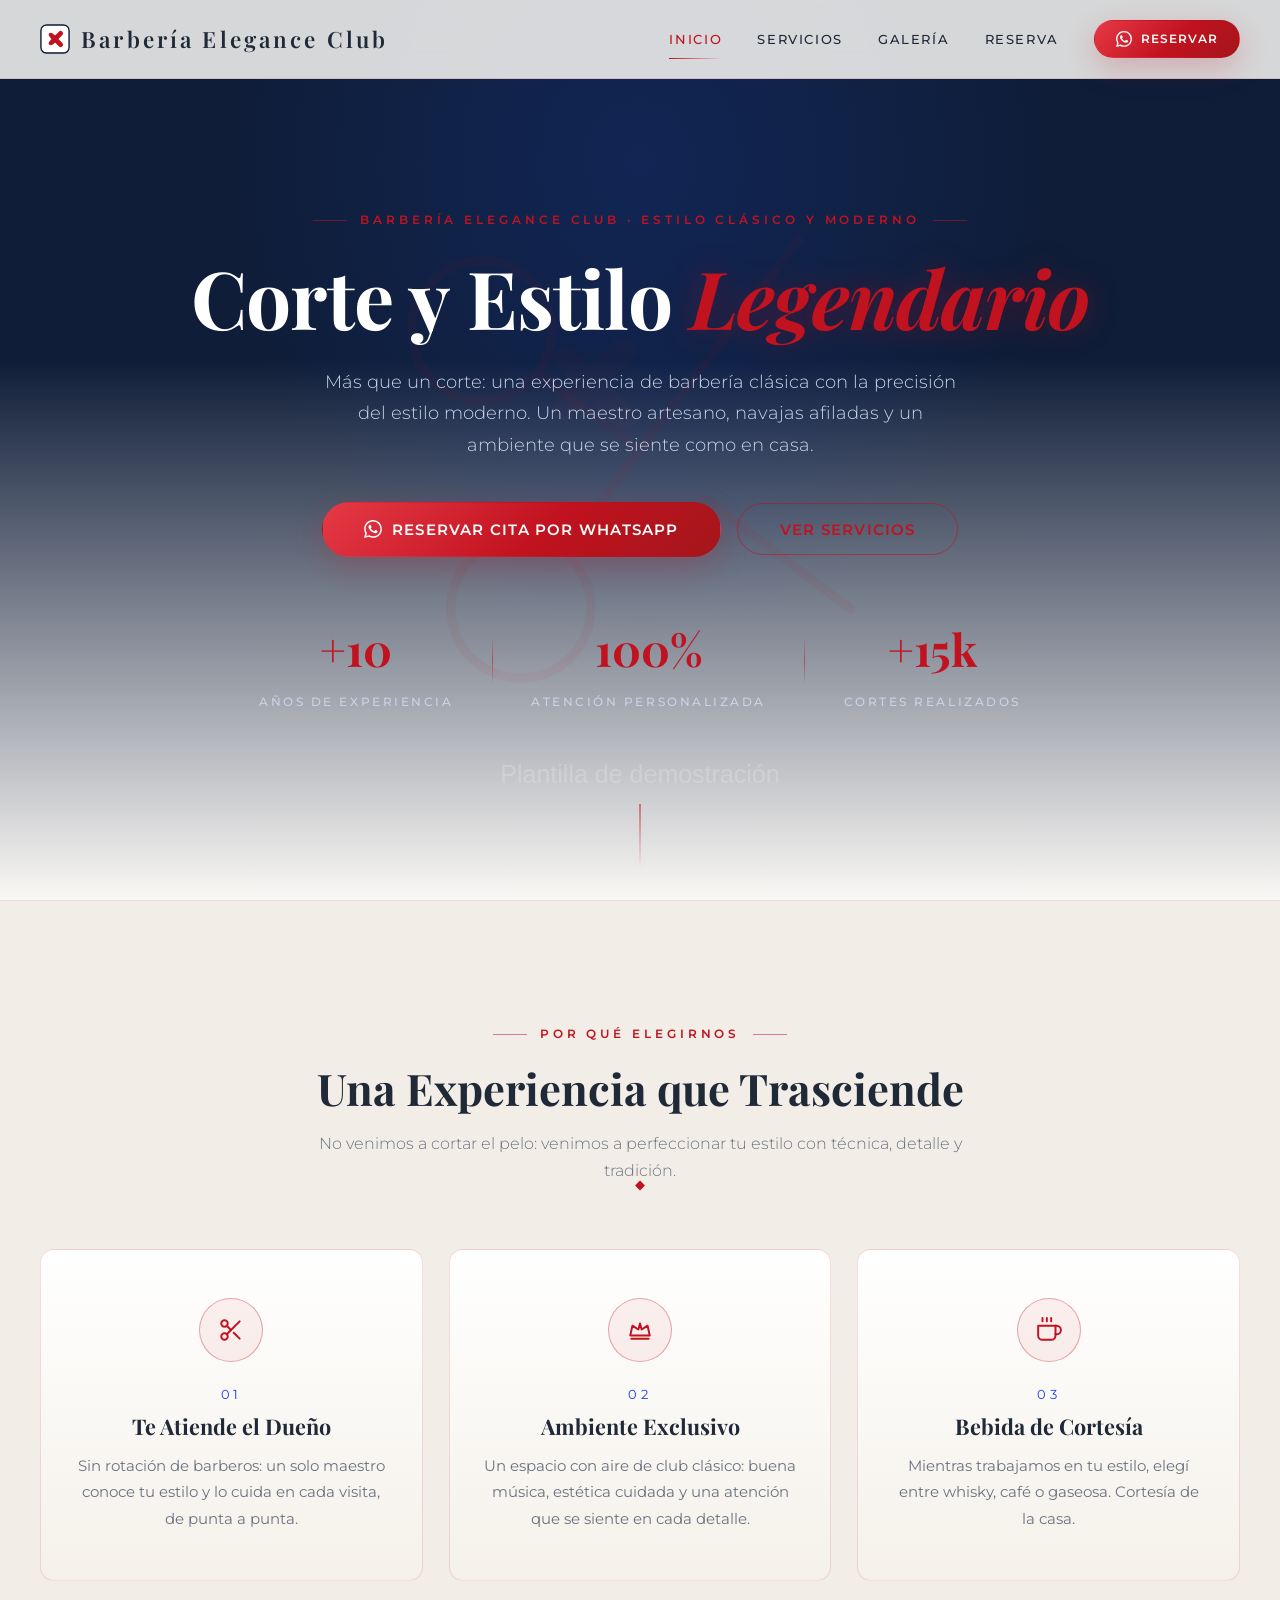
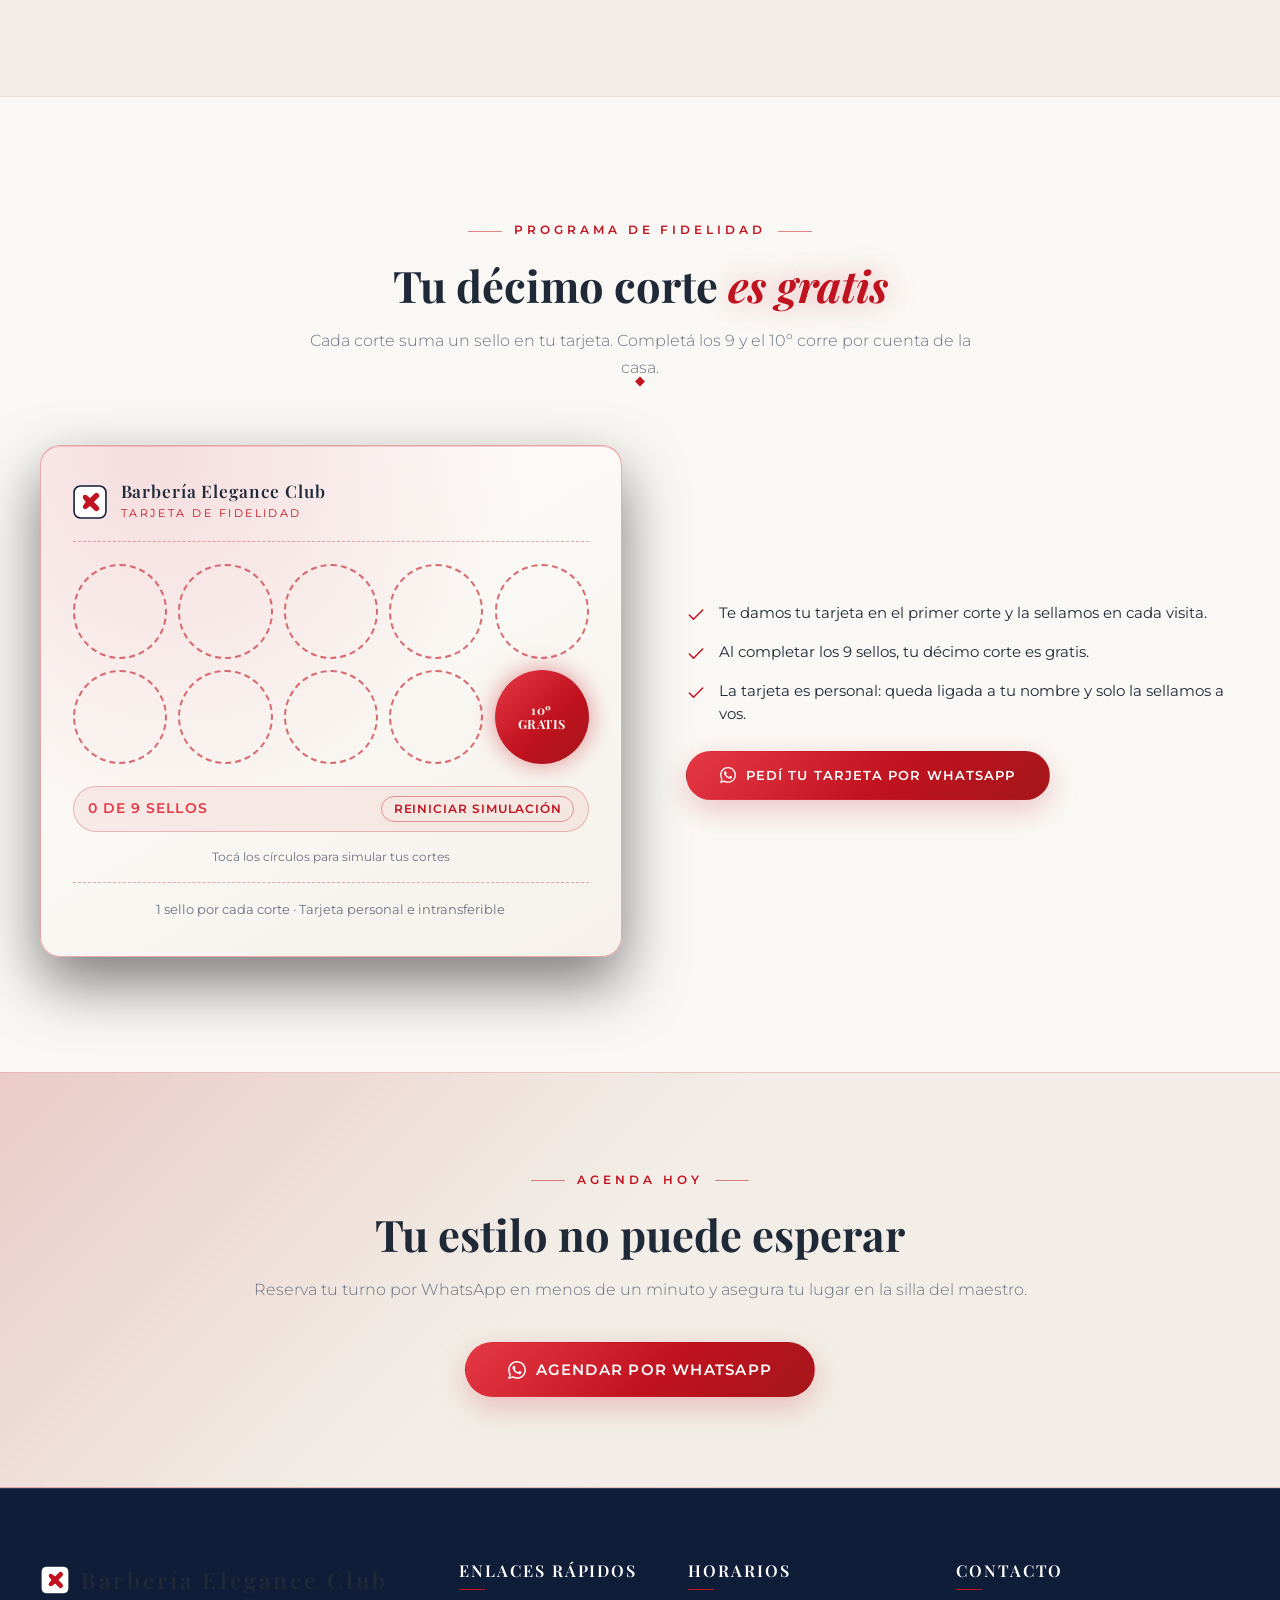
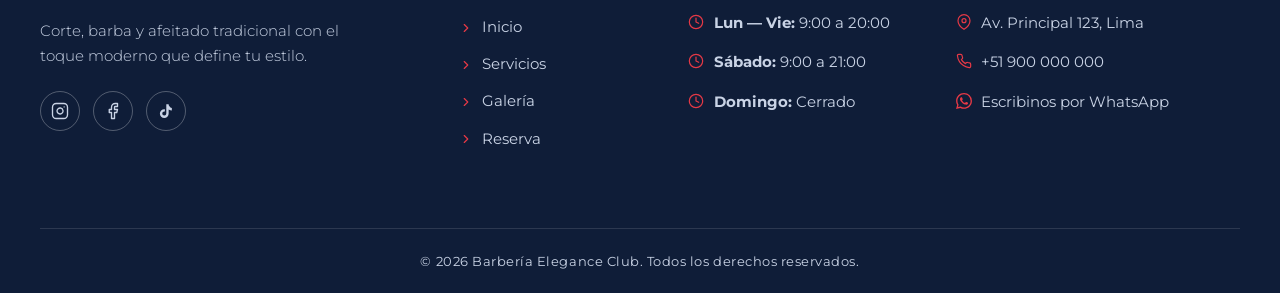
<file: index.html>
<!DOCTYPE html>
<html lang="es">
<head>
  <meta charset="UTF-8" />
  <meta name="viewport" content="width=device-width, initial-scale=1.0" />
  <meta name="theme-color" content="#FAF8F5" />
  <meta name="description" content="Barbería Elegance Club: barbería premium de estilo clásico y moderno. Cortes, fades, arreglo de barba y afeitado tradicional con toallas calientes. Reserva tu turno por WhatsApp." />

  <title>Barbería Elegance Club — Corte y Estilo Legendario</title>

  <!-- Favicon -->
  <link rel="icon" type="image/svg+xml" href="assets/placeholders/favicon.svg" />

  <!-- Tipografías: Playfair Display (títulos) + Montserrat (cuerpo) -->
  <link rel="preconnect" href="https://fonts.googleapis.com" />
  <link rel="preconnect" href="https://fonts.gstatic.com" crossorigin />
  <link href="https://fonts.googleapis.com/css2?family=Montserrat:ital,wght@0,300;0,400;0,500;0,600;0,700;1,400&family=Playfair+Display:ital,wght@0,500;0,600;0,700;0,800;1,500;1,600;1,700&display=swap" rel="stylesheet" />

  <link rel="stylesheet" href="styles.css" />
</head>

<body>
  <a class="skip-link" href="#main">Saltar al contenido</a>

  <!-- ================= HEADER GLOBAL ================= -->
  <header class="site-header">
    <div class="container header-inner">
      <a class="brand" href="index.html" aria-label="Barbería Elegance Club — Inicio">
        <img class="brand-icon" src="assets/placeholders/logo.svg" alt="Barbería Elegance Club" width="30" height="30" />
        <span class="brand-name">Barbería Elegance Club</span>
      </a>

      <input type="checkbox" id="nav-toggle" class="nav-toggle" aria-hidden="true" tabindex="-1" />
      <label for="nav-toggle" class="hamburger" aria-label="Abrir o cerrar menú">
        <span></span>
        <span></span>
        <span></span>
      </label>

      <nav class="nav-menu" aria-label="Navegación principal">
        <ul class="nav-list">
          <li><a class="nav-link active" href="index.html" aria-current="page">Inicio</a></li>
          <li><a class="nav-link" href="servicios.html">Servicios</a></li>
          <li><a class="nav-link" href="galeria.html">Galería</a></li>
          <li><a class="nav-link" href="reserva.html">Reserva</a></li>
          <li class="nav-cta">
            <a class="btn btn-gold btn-sm whatsapp-pulse" href="https://wa.me/51900000000?text=Hola%2C%20quiero%20reservar%20una%20cita%20en%20la%20barber%C3%ADa." target="_blank" rel="noopener">
              <svg width="16" height="16" viewBox="0 0 24 24" fill="currentColor" aria-hidden="true">
                <path d="M17.472 14.382c-.297-.149-1.758-.867-2.03-.967-.273-.099-.471-.148-.67.15-.197.297-.767.966-.94 1.164-.173.199-.347.223-.644.075-.297-.15-1.255-.463-2.39-1.475-.883-.788-1.48-1.761-1.653-2.059-.173-.297-.018-.458.13-.606.134-.133.298-.347.446-.52.149-.174.198-.298.298-.497.099-.198.05-.371-.025-.52-.075-.149-.669-1.612-.916-2.207-.242-.579-.487-.5-.669-.51-.173-.008-.371-.01-.57-.01-.198 0-.52.074-.792.372-.272.297-1.04 1.016-1.04 2.479 0 1.462 1.065 2.875 1.213 3.074.149.198 2.096 3.2 5.077 4.487.709.306 1.262.489 1.694.625.712.227 1.36.195 1.871.118.571-.085 1.758-.719 2.006-1.413.248-.694.248-1.289.173-1.413-.074-.124-.272-.198-.57-.347m-5.421 7.403h-.004a9.87 9.87 0 01-5.031-1.378l-.361-.214-3.741.982.998-3.648-.235-.374a9.86 9.86 0 01-1.51-5.26c.001-5.45 4.436-9.884 9.888-9.884 2.64 0 5.122 1.03 6.988 2.898a9.825 9.825 0 012.893 6.994c-.003 5.45-4.437 9.884-9.885 9.884m8.413-18.297A11.815 11.815 0 0012.05 0C5.495 0 .16 5.335.157 11.892c0 2.096.547 4.142 1.588 5.945L.057 24l6.305-1.654a11.882 11.882 0 005.683 1.448h.005c6.554 0 11.89-5.335 11.893-11.893a11.821 11.821 0 00-3.48-8.413z"></path>
              </svg>
              Reservar
            </a>
          </li>
        </ul>
      </nav>
    </div>
  </header>

  <main id="main">
    <!-- ================= HERO ================= -->
    <section class="hero" aria-label="Presentación">
      <!-- Marca de agua decorativa -->
      <svg class="hero-watermark" viewBox="0 0 24 24" fill="none" stroke="currentColor" stroke-width="0.4" stroke-linecap="round" stroke-linejoin="round" aria-hidden="true">
        <circle cx="6" cy="6" r="3"></circle>
        <circle cx="6" cy="18" r="3"></circle>
        <line x1="20" y1="4" x2="8.12" y2="15.88"></line>
        <line x1="14.47" y1="14.48" x2="20" y2="20"></line>
        <line x1="8.12" y1="8.12" x2="12" y2="12"></line>
      </svg>

      <div class="hero-content container">
        <p class="eyebrow hero-eyebrow">Barbería Elegance Club · Estilo Clásico y Moderno</p>
        <h1 class="hero-title">Corte y Estilo <span class="gold-text gold-italic">Legendario</span></h1>
        <p class="hero-subtitle">
          Más que un corte: una experiencia de barbería clásica con la precisión del estilo moderno.
          Un maestro artesano, navajas afiladas y un ambiente que se siente como en casa.
        </p>

        <div class="hero-actions">
          <a class="btn btn-gold btn-lg whatsapp-pulse" href="https://wa.me/51900000000?text=Hola%2C%20quiero%20reservar%20una%20cita%20en%20la%20barber%C3%ADa." target="_blank" rel="noopener">
            <svg width="18" height="18" viewBox="0 0 24 24" fill="currentColor" aria-hidden="true">
              <path d="M17.472 14.382c-.297-.149-1.758-.867-2.03-.967-.273-.099-.471-.148-.67.15-.197.297-.767.966-.94 1.164-.173.199-.347.223-.644.075-.297-.15-1.255-.463-2.39-1.475-.883-.788-1.48-1.761-1.653-2.059-.173-.297-.018-.458.13-.606.134-.133.298-.347.446-.52.149-.174.198-.298.298-.497.099-.198.05-.371-.025-.52-.075-.149-.669-1.612-.916-2.207-.242-.579-.487-.5-.669-.51-.173-.008-.371-.01-.57-.01-.198 0-.52.074-.792.372-.272.297-1.04 1.016-1.04 2.479 0 1.462 1.065 2.875 1.213 3.074.149.198 2.096 3.2 5.077 4.487.709.306 1.262.489 1.694.625.712.227 1.36.195 1.871.118.571-.085 1.758-.719 2.006-1.413.248-.694.248-1.289.173-1.413-.074-.124-.272-.198-.57-.347m-5.421 7.403h-.004a9.87 9.87 0 01-5.031-1.378l-.361-.214-3.741.982.998-3.648-.235-.374a9.86 9.86 0 01-1.51-5.26c.001-5.45 4.436-9.884 9.888-9.884 2.64 0 5.122 1.03 6.988 2.898a9.825 9.825 0 012.893 6.994c-.003 5.45-4.437 9.884-9.885 9.884m8.413-18.297A11.815 11.815 0 0012.05 0C5.495 0 .16 5.335.157 11.892c0 2.096.547 4.142 1.588 5.945L.057 24l6.305-1.654a11.882 11.882 0 005.683 1.448h.005c6.554 0 11.89-5.335 11.893-11.893a11.821 11.821 0 00-3.48-8.413z"></path>
            </svg>
            Reservar Cita por WhatsApp
          </a>
          <a class="btn btn-outline btn-lg" href="servicios.html">Ver Servicios</a>
        </div>

        <div class="hero-stats">
          <div class="stat">
            <span class="stat-value">+10</span>
            <span class="stat-label">Años de Experiencia</span>
          </div>
          <span class="stat-divider" aria-hidden="true"></span>
          <div class="stat">
            <span class="stat-value">100%</span>
            <span class="stat-label">Atención Personalizada</span>
          </div>
          <span class="stat-divider" aria-hidden="true"></span>
          <div class="stat">
            <span class="stat-value">+15k</span>
            <span class="stat-label">Cortes Realizados</span>
          </div>
        </div>
      </div>

      <a class="scroll-indicator" href="#destacados" aria-label="Bajar a la sección de destacados">
        <span class="scroll-line"></span>
      </a>
    </section>

    <!-- ================= DESTACADOS ================= -->
    <section class="section section-alt" id="destacados">
      <div class="container">
        <div class="section-header">
          <p class="eyebrow">Por Qué Elegirnos</p>
          <h2 class="section-title">Una Experiencia que Trasciende</h2>
          <p class="section-sub">
            No venimos a cortar el pelo: venimos a perfeccionar tu estilo con técnica, detalle y tradición.
          </p>
          <span class="divider" aria-hidden="true"></span>
        </div>

        <div class="features-grid">
          <article class="card">
            <div class="card-icon">
              <svg width="26" height="26" viewBox="0 0 24 24" fill="none" stroke="currentColor" stroke-width="1.8" stroke-linecap="round" stroke-linejoin="round" aria-hidden="true">
                <circle cx="6" cy="6" r="3"></circle>
                <circle cx="6" cy="18" r="3"></circle>
                <line x1="20" y1="4" x2="8.12" y2="15.88"></line>
                <line x1="14.47" y1="14.48" x2="20" y2="20"></line>
                <line x1="8.12" y1="8.12" x2="12" y2="12"></line>
              </svg>
            </div>
            <span class="card-index">01</span>
            <h3>Te Atiende el Dueño</h3>
            <p>
              Sin rotación de barberos: un solo maestro conoce tu estilo
              y lo cuida en cada visita, de punta a punta.
            </p>
          </article>

          <article class="card">
            <div class="card-icon">
              <svg width="26" height="26" viewBox="0 0 24 24" fill="none" stroke="currentColor" stroke-width="1.8" stroke-linecap="round" stroke-linejoin="round" aria-hidden="true">
                <path d="M3 17h18l-2-9-5.5 3.5L12 6l-1.5 5.5L5 8l-2 9z"></path>
                <line x1="4" y1="20" x2="20" y2="20"></line>
              </svg>
            </div>
            <span class="card-index">02</span>
            <h3>Ambiente Exclusivo</h3>
            <p>
              Un espacio con aire de club clásico: buena música, estética cuidada
              y una atención que se siente en cada detalle.
            </p>
          </article>

          <article class="card">
            <div class="card-icon">
              <svg width="26" height="26" viewBox="0 0 24 24" fill="none" stroke="currentColor" stroke-width="1.8" stroke-linecap="round" stroke-linejoin="round" aria-hidden="true">
                <path d="M18 8h1a4 4 0 0 1 0 8h-1"></path>
                <path d="M2 8h16v9a4 4 0 0 1-4 4H6a4 4 0 0 1-4-4V8z"></path>
                <line x1="6" y1="1" x2="6" y2="4"></line>
                <line x1="10" y1="1" x2="10" y2="4"></line>
                <line x1="14" y1="1" x2="14" y2="4"></line>
              </svg>
            </div>
            <span class="card-index">03</span>
            <h3>Bebida de Cortesía</h3>
            <p>
              Mientras trabajamos en tu estilo, elegí entre whisky, café o gaseosa.
              Cortesía de la casa.
            </p>
          </article>
        </div>
      </div>
    </section>

    <!-- ================= TARJETA DE FIDELIDAD ================= -->
    <section class="section loyalty-section" id="fidelidad" aria-label="Tarjeta de fidelidad">
      <div class="container">
        <div class="section-header" data-reveal>
          <p class="eyebrow">Programa de Fidelidad</p>
          <h2 class="section-title">Tu décimo corte <span class="gold-text gold-italic">es gratis</span></h2>
          <p class="section-sub">
            Cada corte suma un sello en tu tarjeta. Completá los 9 y el 10º corre por cuenta de la casa.
          </p>
          <span class="divider" aria-hidden="true"></span>
        </div>

        <div class="loyalty-grid" data-reveal>
          <div class="loyalty-card" aria-label="Tarjeta de fidelidad Barbería Elegance Club: 9 sellos y el décimo corte es gratis">
            <div class="loyalty-card-head">
              <img class="loyalty-logo" src="assets/placeholders/logo.svg" alt="Barbería Elegance Club" width="34" height="34" />
              <div>
                <strong>Barbería Elegance Club</strong>
                <span>Tarjeta de Fidelidad</span>
              </div>
            </div>

            <div class="stamp-grid">
              <button type="button" class="stamp" data-stamp aria-pressed="false" aria-label="Sello 1 de 9, tocar para simular un corte"><img class="stamp-logo" src="assets/placeholders/logo.svg" alt="" aria-hidden="true" /></button>
              <button type="button" class="stamp" data-stamp aria-pressed="false" aria-label="Sello 2 de 9, tocar para simular un corte"><img class="stamp-logo" src="assets/placeholders/logo.svg" alt="" aria-hidden="true" /></button>
              <button type="button" class="stamp" data-stamp aria-pressed="false" aria-label="Sello 3 de 9, tocar para simular un corte"><img class="stamp-logo" src="assets/placeholders/logo.svg" alt="" aria-hidden="true" /></button>
              <button type="button" class="stamp" data-stamp aria-pressed="false" aria-label="Sello 4 de 9, tocar para simular un corte"><img class="stamp-logo" src="assets/placeholders/logo.svg" alt="" aria-hidden="true" /></button>
              <button type="button" class="stamp" data-stamp aria-pressed="false" aria-label="Sello 5 de 9, tocar para simular un corte"><img class="stamp-logo" src="assets/placeholders/logo.svg" alt="" aria-hidden="true" /></button>
              <button type="button" class="stamp" data-stamp aria-pressed="false" aria-label="Sello 6 de 9, tocar para simular un corte"><img class="stamp-logo" src="assets/placeholders/logo.svg" alt="" aria-hidden="true" /></button>
              <button type="button" class="stamp" data-stamp aria-pressed="false" aria-label="Sello 7 de 9, tocar para simular un corte"><img class="stamp-logo" src="assets/placeholders/logo.svg" alt="" aria-hidden="true" /></button>
              <button type="button" class="stamp" data-stamp aria-pressed="false" aria-label="Sello 8 de 9, tocar para simular un corte"><img class="stamp-logo" src="assets/placeholders/logo.svg" alt="" aria-hidden="true" /></button>
              <button type="button" class="stamp" data-stamp aria-pressed="false" aria-label="Sello 9 de 9, tocar para simular un corte"><img class="stamp-logo" src="assets/placeholders/logo.svg" alt="" aria-hidden="true" /></button>
              <span class="stamp stamp-free" id="stamp-free">10º<br />Gratis</span>
            </div>

            <div class="stamp-progress">
              <span class="stamp-counter" id="stamp-counter" aria-live="polite">0 de 9 sellos</span>
              <button type="button" class="stamp-reset" id="stamp-reset">Reiniciar simulación</button>
            </div>

            <p class="stamp-hint">Tocá los círculos para simular tus cortes</p>
            <p class="loyalty-card-note">1 sello por cada corte · Tarjeta personal e intransferible</p>
          </div>

          <div class="loyalty-info">
            <ul class="loyalty-rules">
              <li>
                <svg width="20" height="20" viewBox="0 0 24 24" fill="none" stroke="currentColor" stroke-width="1.8" stroke-linecap="round" stroke-linejoin="round" aria-hidden="true">
                  <polyline points="20 6 9 17 4 12"></polyline>
                </svg>
                <span>Te damos tu tarjeta en el primer corte y la sellamos en cada visita.</span>
              </li>
              <li>
                <svg width="20" height="20" viewBox="0 0 24 24" fill="none" stroke="currentColor" stroke-width="1.8" stroke-linecap="round" stroke-linejoin="round" aria-hidden="true">
                  <polyline points="20 6 9 17 4 12"></polyline>
                </svg>
                <span>Al completar los 9 sellos, tu décimo corte es gratis.</span>
              </li>
              <li>
                <svg width="20" height="20" viewBox="0 0 24 24" fill="none" stroke="currentColor" stroke-width="1.8" stroke-linecap="round" stroke-linejoin="round" aria-hidden="true">
                  <polyline points="20 6 9 17 4 12"></polyline>
                </svg>
                <span>La tarjeta es personal: queda ligada a tu nombre y solo la sellamos a vos.</span>
              </li>
            </ul>
            <a class="btn btn-gold whatsapp-pulse" href="https://wa.me/51900000000?text=Hola%2C%20quiero%20mi%20tarjeta%20de%20fidelidad." target="_blank" rel="noopener">
              <svg width="16" height="16" viewBox="0 0 24 24" fill="currentColor" aria-hidden="true">
                <path d="M17.472 14.382c-.297-.149-1.758-.867-2.03-.967-.273-.099-.471-.148-.67.15-.197.297-.767.966-.94 1.164-.173.199-.347.223-.644.075-.297-.15-1.255-.463-2.39-1.475-.883-.788-1.48-1.761-1.653-2.059-.173-.297-.018-.458.13-.606.134-.133.298-.347.446-.52.149-.174.198-.298.298-.497.099-.198.05-.371-.025-.52-.075-.149-.669-1.612-.916-2.207-.242-.579-.487-.5-.669-.51-.173-.008-.371-.01-.57-.01-.198 0-.52.074-.792.372-.272.297-1.04 1.016-1.04 2.479 0 1.462 1.065 2.875 1.213 3.074.149.198 2.096 3.2 5.077 4.487.709.306 1.262.489 1.694.625.712.227 1.36.195 1.871.118.571-.085 1.758-.719 2.006-1.413.248-.694.248-1.289.173-1.413-.074-.124-.272-.198-.57-.347m-5.421 7.403h-.004a9.87 9.87 0 01-5.031-1.378l-.361-.214-3.741.982.998-3.648-.235-.374a9.86 9.86 0 01-1.51-5.26c.001-5.45 4.436-9.884 9.888-9.884 2.64 0 5.122 1.03 6.988 2.898a9.825 9.825 0 012.893 6.994c-.003 5.45-4.437 9.884-9.885 9.884m8.413-18.297A11.815 11.815 0 0012.05 0C5.495 0 .16 5.335.157 11.892c0 2.096.547 4.142 1.588 5.945L.057 24l6.305-1.654a11.882 11.882 0 005.683 1.448h.005c6.554 0 11.89-5.335 11.893-11.893a11.821 11.821 0 00-3.48-8.413z"></path>
              </svg>
              Pedí tu tarjeta por WhatsApp
            </a>
          </div>
        </div>
      </div>
    </section>

    <!-- ================= CTA WHATSAPP ================= -->
    <section class="cta-band" aria-label="Reservar por WhatsApp">
      <div class="container">
        <p class="eyebrow">Agenda Hoy</p>
        <h2 class="section-title">Tu estilo no puede esperar</h2>
        <p class="section-sub">
          Reserva tu turno por WhatsApp en menos de un minuto y asegura tu lugar
          en la silla del maestro.
        </p>
        <div class="cta-actions">
          <a class="btn btn-gold btn-lg whatsapp-pulse" href="https://wa.me/51900000000?text=Hola%2C%20quiero%20reservar%20una%20cita%20en%20la%20barber%C3%ADa." target="_blank" rel="noopener">
            <svg width="18" height="18" viewBox="0 0 24 24" fill="currentColor" aria-hidden="true">
              <path d="M17.472 14.382c-.297-.149-1.758-.867-2.03-.967-.273-.099-.471-.148-.67.15-.197.297-.767.966-.94 1.164-.173.199-.347.223-.644.075-.297-.15-1.255-.463-2.39-1.475-.883-.788-1.48-1.761-1.653-2.059-.173-.297-.018-.458.13-.606.134-.133.298-.347.446-.52.149-.174.198-.298.298-.497.099-.198.05-.371-.025-.52-.075-.149-.669-1.612-.916-2.207-.242-.579-.487-.5-.669-.51-.173-.008-.371-.01-.57-.01-.198 0-.52.074-.792.372-.272.297-1.04 1.016-1.04 2.479 0 1.462 1.065 2.875 1.213 3.074.149.198 2.096 3.2 5.077 4.487.709.306 1.262.489 1.694.625.712.227 1.36.195 1.871.118.571-.085 1.758-.719 2.006-1.413.248-.694.248-1.289.173-1.413-.074-.124-.272-.198-.57-.347m-5.421 7.403h-.004a9.87 9.87 0 01-5.031-1.378l-.361-.214-3.741.982.998-3.648-.235-.374a9.86 9.86 0 01-1.51-5.26c.001-5.45 4.436-9.884 9.888-9.884 2.64 0 5.122 1.03 6.988 2.898a9.825 9.825 0 012.893 6.994c-.003 5.45-4.437 9.884-9.885 9.884m8.413-18.297A11.815 11.815 0 0012.05 0C5.495 0 .16 5.335.157 11.892c0 2.096.547 4.142 1.588 5.945L.057 24l6.305-1.654a11.882 11.882 0 005.683 1.448h.005c6.554 0 11.89-5.335 11.893-11.893a11.821 11.821 0 00-3.48-8.413z"></path>
            </svg>
            Agendar por WhatsApp
          </a>
        </div>
      </div>
    </section>
  </main>

  <!-- ================= FOOTER GLOBAL ================= -->
  <footer class="site-footer">
    <div class="container">
      <div class="footer-grid">
        <div class="footer-col">
          <a class="brand" href="index.html" aria-label="Barbería Elegance Club — Inicio">
            <img class="brand-icon" src="assets/placeholders/logo.svg" alt="Barbería Elegance Club" width="30" height="30" />
            <span class="brand-name">Barbería Elegance Club</span>
          </a>
          <p class="footer-brand-tag">
            Corte, barba y afeitado tradicional con el toque moderno que define tu estilo.
          </p>
          <div class="footer-socials">
            <a class="social-link" href="#" aria-label="Instagram">
              <svg width="18" height="18" viewBox="0 0 24 24" fill="none" stroke="currentColor" stroke-width="1.8" stroke-linecap="round" stroke-linejoin="round" aria-hidden="true">
                <rect x="2" y="2" width="20" height="20" rx="5" ry="5"></rect>
                <path d="M16 11.37A4 4 0 1 1 12.63 8 4 4 0 0 1 16 11.37z"></path>
                <line x1="17.5" y1="6.5" x2="17.51" y2="6.5"></line>
              </svg>
            </a>
            <a class="social-link" href="#" aria-label="Facebook">
              <svg width="18" height="18" viewBox="0 0 24 24" fill="none" stroke="currentColor" stroke-width="1.8" stroke-linecap="round" stroke-linejoin="round" aria-hidden="true">
                <path d="M18 2h-3a5 5 0 0 0-5 5v3H7v4h3v8h4v-8h3l1-4h-4V7a1 1 0 0 1 1-1h3z"></path>
              </svg>
            </a>
            <a class="social-link" href="#" target="_blank" rel="noopener" aria-label="TikTok">
              <svg width="18" height="18" viewBox="0 0 24 24" fill="currentColor" aria-hidden="true">
                <path d="M16.6 5.82A4.28 4.28 0 0 1 15.5 3h-3.1v12.4a2.7 2.7 0 1 1-2.7-2.7c.28 0 .55.04.8.12V9.6a5.9 5.9 0 0 0-.8-.06 5.85 5.85 0 1 0 5.85 5.85V9.9a7.3 7.3 0 0 0 4.25 1.35V8.1a4.3 4.3 0 0 1-3.2-2.28z"></path>
              </svg>
            </a>
          </div>
        </div>

        <div class="footer-col">
          <h4>Enlaces Rápidos</h4>
          <nav class="footer-links" aria-label="Enlaces del pie de página">
            <a class="footer-link" href="index.html">
              <svg width="14" height="14" viewBox="0 0 24 24" fill="none" stroke="currentColor" stroke-width="2" stroke-linecap="round" stroke-linejoin="round" aria-hidden="true">
                <path d="M9 18l6-6-6-6"></path>
              </svg>
              Inicio
            </a>
            <a class="footer-link" href="servicios.html">
              <svg width="14" height="14" viewBox="0 0 24 24" fill="none" stroke="currentColor" stroke-width="2" stroke-linecap="round" stroke-linejoin="round" aria-hidden="true">
                <path d="M9 18l6-6-6-6"></path>
              </svg>
              Servicios
            </a>
            <a class="footer-link" href="galeria.html">
              <svg width="14" height="14" viewBox="0 0 24 24" fill="none" stroke="currentColor" stroke-width="2" stroke-linecap="round" stroke-linejoin="round" aria-hidden="true">
                <path d="M9 18l6-6-6-6"></path>
              </svg>
              Galería
            </a>
            <a class="footer-link" href="reserva.html">
              <svg width="14" height="14" viewBox="0 0 24 24" fill="none" stroke="currentColor" stroke-width="2" stroke-linecap="round" stroke-linejoin="round" aria-hidden="true">
                <path d="M9 18l6-6-6-6"></path>
              </svg>
              Reserva
            </a>
          </nav>
        </div>

        <div class="footer-col">
          <h4>Horarios</h4>
          <ul class="footer-contact">
            <li>
              <svg width="16" height="16" viewBox="0 0 24 24" fill="none" stroke="currentColor" stroke-width="1.8" stroke-linecap="round" stroke-linejoin="round" aria-hidden="true">
                <circle cx="12" cy="12" r="10"></circle>
                <polyline points="12 6 12 12 16 14"></polyline>
              </svg>
              <span><strong>Lun — Vie:</strong> 9:00 a 20:00</span>
            </li>
            <li>
              <svg width="16" height="16" viewBox="0 0 24 24" fill="none" stroke="currentColor" stroke-width="1.8" stroke-linecap="round" stroke-linejoin="round" aria-hidden="true">
                <circle cx="12" cy="12" r="10"></circle>
                <polyline points="12 6 12 12 16 14"></polyline>
              </svg>
              <span><strong>Sábado:</strong> 9:00 a 21:00</span>
            </li>
            <li>
              <svg width="16" height="16" viewBox="0 0 24 24" fill="none" stroke="currentColor" stroke-width="1.8" stroke-linecap="round" stroke-linejoin="round" aria-hidden="true">
                <circle cx="12" cy="12" r="10"></circle>
                <polyline points="12 6 12 12 16 14"></polyline>
              </svg>
              <span><strong>Domingo:</strong> Cerrado</span>
            </li>
          </ul>
        </div>

        <div class="footer-col">
          <h4>Contacto</h4>
          <ul class="footer-contact">
            <li>
              <svg width="16" height="16" viewBox="0 0 24 24" fill="none" stroke="currentColor" stroke-width="1.8" stroke-linecap="round" stroke-linejoin="round" aria-hidden="true">
                <path d="M21 10c0 7-9 13-9 13s-9-6-9-13a9 9 0 0 1 18 0z"></path>
                <circle cx="12" cy="10" r="3"></circle>
              </svg>
              <span>Av. Principal 123, Lima</span>
            </li>
            <li>
              <svg width="16" height="16" viewBox="0 0 24 24" fill="none" stroke="currentColor" stroke-width="1.8" stroke-linecap="round" stroke-linejoin="round" aria-hidden="true">
                <path d="M22 16.92v3a2 2 0 0 1-2.18 2 19.79 19.79 0 0 1-8.63-3.07 19.5 19.5 0 0 1-6-6 19.79 19.79 0 0 1-3.07-8.67A2 2 0 0 1 4.11 2h3a2 2 0 0 1 2 1.72 12.84 12.84 0 0 0 .7 2.81 2 2 0 0 1-.45 2.11L8.09 9.91a16 16 0 0 0 6 6l1.27-1.27a2 2 0 0 1 2.11-.45 12.84 12.84 0 0 0 2.81.7A2 2 0 0 1 22 16.92z"></path>
              </svg>
              <a class="footer-link" href="tel:+51900000000" style="padding: 0;">+51 900 000 000</a>
            </li>
            <li>
              <svg width="16" height="16" viewBox="0 0 24 24" fill="currentColor" aria-hidden="true">
                <path d="M17.472 14.382c-.297-.149-1.758-.867-2.03-.967-.273-.099-.471-.148-.67.15-.197.297-.767.966-.94 1.164-.173.199-.347.223-.644.075-.297-.15-1.255-.463-2.39-1.475-.883-.788-1.48-1.761-1.653-2.059-.173-.297-.018-.458.13-.606.134-.133.298-.347.446-.52.149-.174.198-.298.298-.497.099-.198.05-.371-.025-.52-.075-.149-.669-1.612-.916-2.207-.242-.579-.487-.5-.669-.51-.173-.008-.371-.01-.57-.01-.198 0-.52.074-.792.372-.272.297-1.04 1.016-1.04 2.479 0 1.462 1.065 2.875 1.213 3.074.149.198 2.096 3.2 5.077 4.487.709.306 1.262.489 1.694.625.712.227 1.36.195 1.871.118.571-.085 1.758-.719 2.006-1.413.248-.694.248-1.289.173-1.413-.074-.124-.272-.198-.57-.347m-5.421 7.403h-.004a9.87 9.87 0 01-5.031-1.378l-.361-.214-3.741.982.998-3.648-.235-.374a9.86 9.86 0 01-1.51-5.26c.001-5.45 4.436-9.884 9.888-9.884 2.64 0 5.122 1.03 6.988 2.898a9.825 9.825 0 012.893 6.994c-.003 5.45-4.437 9.884-9.885 9.884m8.413-18.297A11.815 11.815 0 0012.05 0C5.495 0 .16 5.335.157 11.892c0 2.096.547 4.142 1.588 5.945L.057 24l6.305-1.654a11.882 11.882 0 005.683 1.448h.005c6.554 0 11.89-5.335 11.893-11.893a11.821 11.821 0 00-3.48-8.413z"></path>
              </svg>
              <a class="footer-link" href="https://wa.me/51900000000" target="_blank" rel="noopener" style="padding: 0;">Escribinos por WhatsApp</a>
            </li>
          </ul>
        </div>
      </div>

      <div class="footer-bottom">
        © 2026 Barbería Elegance Club. Todos los derechos reservados.
      </div>
    </div>
  </footer>

  <!-- ================= MODAL: DÉCIMO CORTE GRATIS ================= -->
  <div class="loyalty-modal" id="loyalty-modal" role="dialog" aria-modal="true" aria-labelledby="loyalty-modal-title" hidden>
    <div class="loyalty-modal-backdrop" data-modal-close></div>
    <div class="loyalty-modal-card">
      <button type="button" class="loyalty-modal-close" id="loyalty-modal-close" aria-label="Cerrar">×</button>

      <div class="loyalty-modal-confetti" id="loyalty-confetti" aria-hidden="true"></div>

      <div class="loyalty-modal-seal" aria-hidden="true">10º<br />Gratis</div>

      <p class="eyebrow">¡Felicidades!</p>
      <h2 class="section-title" id="loyalty-modal-title">Tu próximo corte es <span class="gold-text gold-italic">gratis</span></h2>
      <p class="section-sub">
        Completaste los 9 sellos. Mostrá tu tarjeta en Barbería Elegance Club
        y tu 10º corte corre por cuenta de la casa.
      </p>

      <div class="loyalty-modal-actions">
        <button type="button" class="btn btn-gold" id="loyalty-modal-reset">Simular de nuevo</button>
        <button type="button" class="btn btn-outline" data-modal-close>Entendido</button>
      </div>
    </div>
  </div>

  <script src="script.js" defer></script>
</body>
</html>
</file>
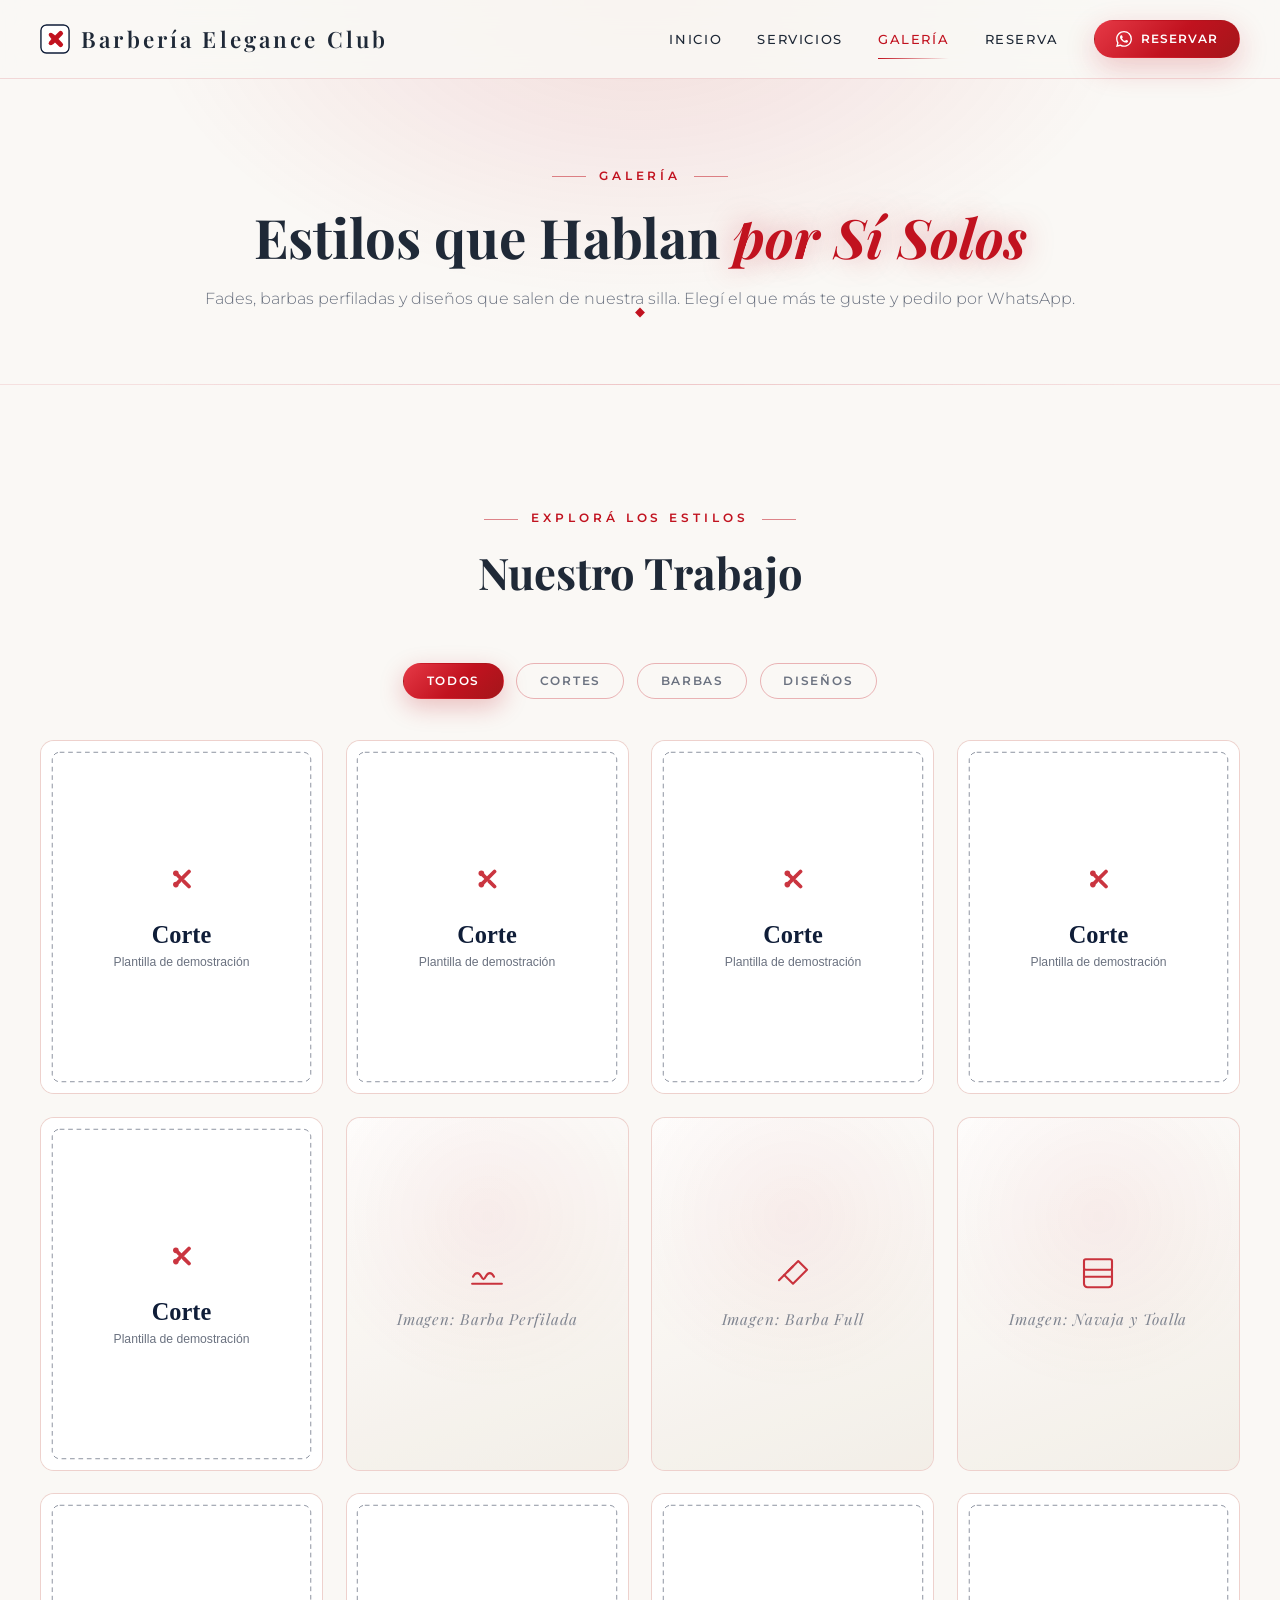
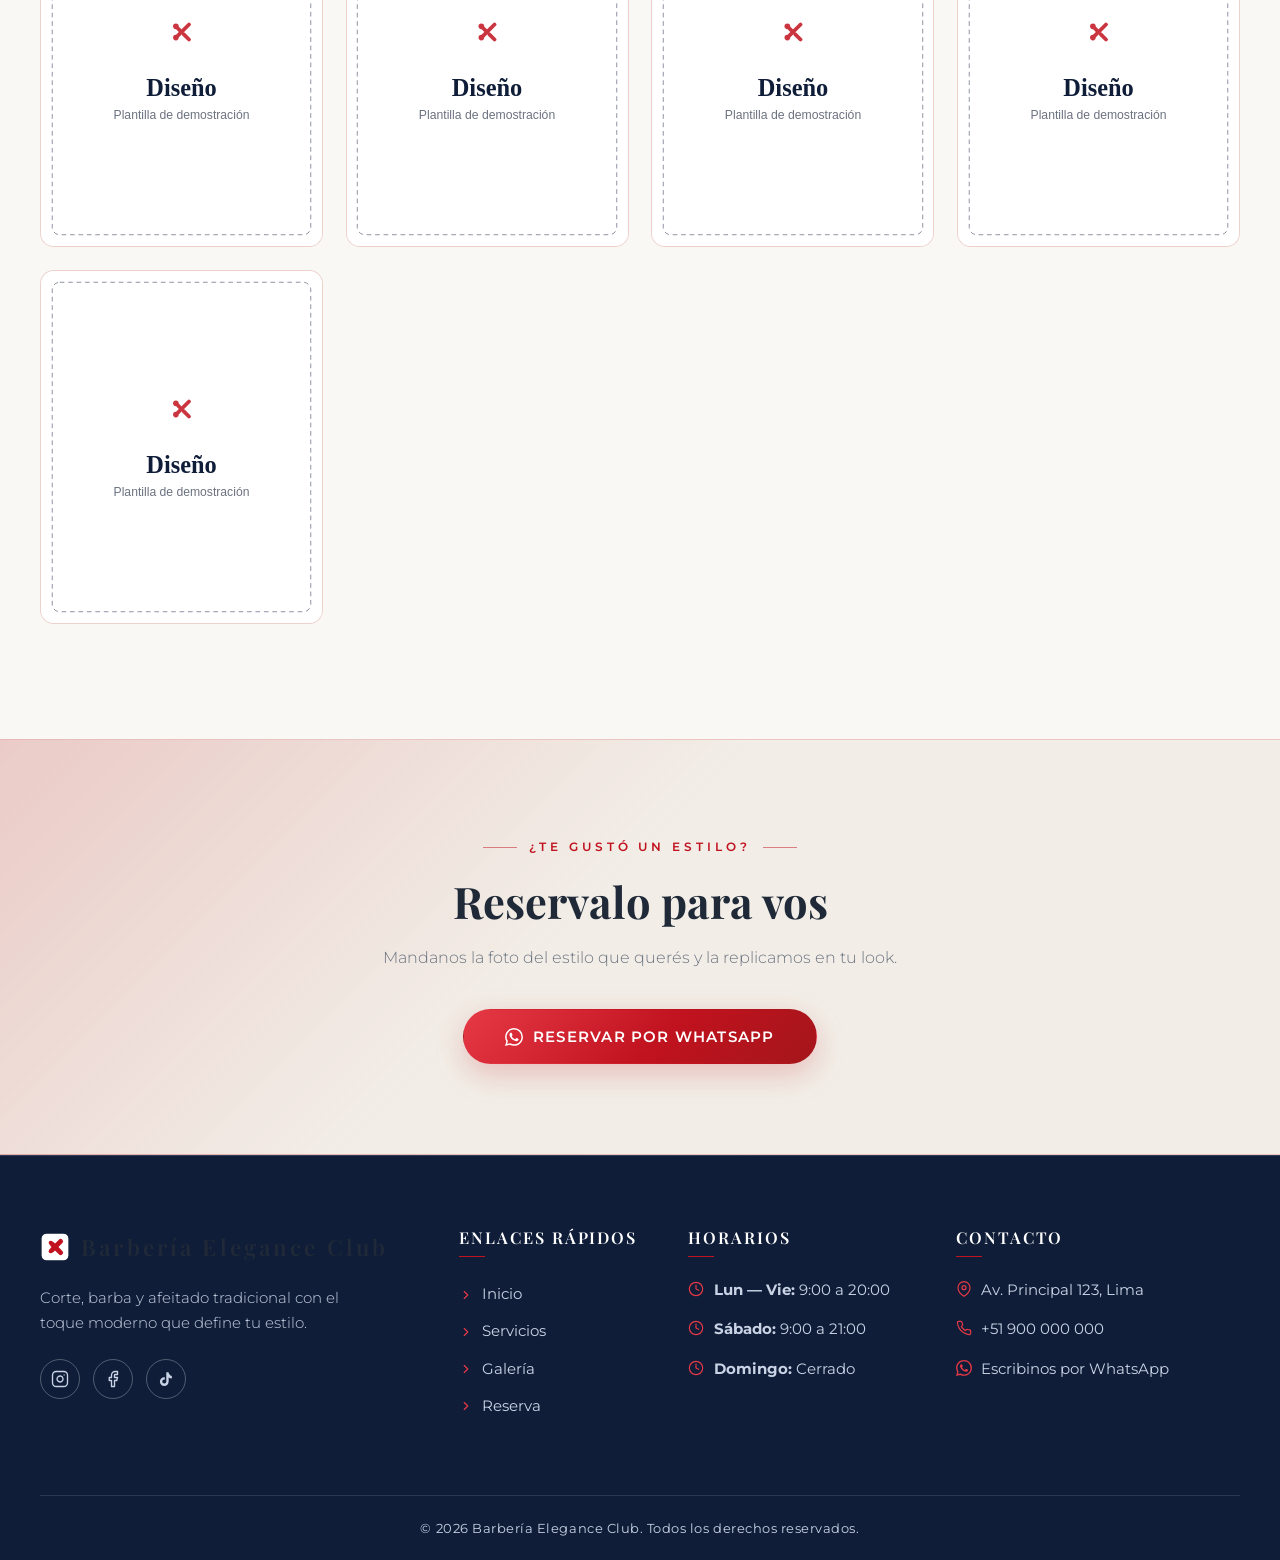
<file: galeria.html>
<!DOCTYPE html>
<html lang="es">
<head>
  <meta charset="UTF-8" />
  <meta name="viewport" content="width=device-width, initial-scale=1.0" />
  <meta name="theme-color" content="#FAF8F5" />
  <meta name="description" content="Galería de estilos: cortes, fades, barbas perfiladas y diseños. Mirá nuestro trabajo y reservá el estilo que quieras por WhatsApp." />

  <title>Galería — Barbería Elegance Club</title>

  <!-- Favicon -->
  <link rel="icon" type="image/svg+xml" href="assets/placeholders/favicon.svg" />

  <!-- Tipografías: Playfair Display (títulos) + Montserrat (cuerpo) -->
  <link rel="preconnect" href="https://fonts.googleapis.com" />
  <link rel="preconnect" href="https://fonts.gstatic.com" crossorigin />
  <link href="https://fonts.googleapis.com/css2?family=Montserrat:ital,wght@0,300;0,400;0,500;0,600;0,700;1,400&family=Playfair+Display:ital,wght@0,500;0,600;0,700;0,800;1,500;1,600;1,700&display=swap" rel="stylesheet" />

  <link rel="stylesheet" href="styles.css" />
</head>

<body>
  <a class="skip-link" href="#main">Saltar al contenido</a>

  <!-- ================= HEADER GLOBAL ================= -->
  <header class="site-header">
    <div class="container header-inner">
      <a class="brand" href="index.html" aria-label="Barbería Elegance Club — Inicio">
        <img class="brand-icon" src="assets/placeholders/logo.svg" alt="Barbería Elegance Club" width="30" height="30" />
        <span class="brand-name">Barbería Elegance Club</span>
      </a>

      <input type="checkbox" id="nav-toggle" class="nav-toggle" aria-hidden="true" tabindex="-1" />
      <label for="nav-toggle" class="hamburger" aria-label="Abrir o cerrar menú">
        <span></span>
        <span></span>
        <span></span>
      </label>

      <nav class="nav-menu" aria-label="Navegación principal">
        <ul class="nav-list">
          <li><a class="nav-link" href="index.html">Inicio</a></li>
          <li><a class="nav-link" href="servicios.html">Servicios</a></li>
          <li><a class="nav-link active" href="galeria.html" aria-current="page">Galería</a></li>
          <li><a class="nav-link" href="reserva.html">Reserva</a></li>
          <li class="nav-cta">
            <a class="btn btn-gold btn-sm whatsapp-pulse" href="https://wa.me/51900000000?text=Hola%2C%20quiero%20reservar%20una%20cita%20en%20la%20barber%C3%ADa." target="_blank" rel="noopener">
              <svg width="16" height="16" viewBox="0 0 24 24" fill="currentColor" aria-hidden="true">
                <path d="M17.472 14.382c-.297-.149-1.758-.867-2.03-.967-.273-.099-.471-.148-.67.15-.197.297-.767.966-.94 1.164-.173.199-.347.223-.644.075-.297-.15-1.255-.463-2.39-1.475-.883-.788-1.48-1.761-1.653-2.059-.173-.297-.018-.458.13-.606.134-.133.298-.347.446-.52.149-.174.198-.298.298-.497.099-.198.05-.371-.025-.52-.075-.149-.669-1.612-.916-2.207-.242-.579-.487-.5-.669-.51-.173-.008-.371-.01-.57-.01-.198 0-.52.074-.792.372-.272.297-1.04 1.016-1.04 2.479 0 1.462 1.065 2.875 1.213 3.074.149.198 2.096 3.2 5.077 4.487.709.306 1.262.489 1.694.625.712.227 1.36.195 1.871.118.571-.085 1.758-.719 2.006-1.413.248-.694.248-1.289.173-1.413-.074-.124-.272-.198-.57-.347m-5.421 7.403h-.004a9.87 9.87 0 01-5.031-1.378l-.361-.214-3.741.982.998-3.648-.235-.374a9.86 9.86 0 01-1.51-5.26c.001-5.45 4.436-9.884 9.888-9.884 2.64 0 5.122 1.03 6.988 2.898a9.825 9.825 0 012.893 6.994c-.003 5.45-4.437 9.884-9.885 9.884m8.413-18.297A11.815 11.815 0 0012.05 0C5.495 0 .16 5.335.157 11.892c0 2.096.547 4.142 1.588 5.945L.057 24l6.305-1.654a11.882 11.882 0 005.683 1.448h.005c6.554 0 11.89-5.335 11.893-11.893a11.821 11.821 0 00-3.48-8.413z"></path>
              </svg>
              Reservar
            </a>
          </li>
        </ul>
      </nav>
    </div>
  </header>

  <main id="main">
    <!-- ================= ENCABEZADO DE PÁGINA ================= -->
    <section class="page-hero" aria-label="Galería de estilos">
      <div class="container">
        <p class="eyebrow">Galería</p>
        <h1 class="section-title">Estilos que Hablan <span class="gold-text gold-italic">por Sí Solos</span></h1>
        <p class="section-sub">
          Fades, barbas perfiladas y diseños que salen de nuestra silla.
          Elegí el que más te guste y pedilo por WhatsApp.
        </p>
        <span class="divider" aria-hidden="true"></span>
      </div>
    </section>

    <!-- ================= GALERÍA CON FILTROS ================= -->
    <section class="section">
      <div class="container">
        <div class="section-header" data-reveal>
          <p class="eyebrow">Explorá los Estilos</p>
          <h2 class="section-title">Nuestro Trabajo</h2>
        </div>

        <div class="gallery-filters" role="group" aria-label="Filtrar estilos" data-reveal>
          <button class="filter-btn active" type="button" data-filter="all" aria-pressed="true">Todos</button>
          <button class="filter-btn" type="button" data-filter="cortes" aria-pressed="false">Cortes</button>
          <button class="filter-btn" type="button" data-filter="barbas" aria-pressed="false">Barbas</button>
          <button class="filter-btn" type="button" data-filter="disenos" aria-pressed="false">Diseños</button>
        </div>

        <div class="gallery-grid">
          <figure class="gallery-item" data-category="cortes" tabindex="0" aria-label="Corte 01">
            <div class="gallery-tile">
              <img class="gallery-img" src="assets/placeholders/corte.svg" alt="Corte de cabello 01" loading="lazy" />
            </div>
            <figcaption class="gallery-caption">
              <strong>Corte 01</strong>
              <span>Cortes</span>
            </figcaption>
          </figure>

          <figure class="gallery-item" data-category="cortes" tabindex="0" aria-label="Corte 02">
            <div class="gallery-tile">
              <img class="gallery-img" src="assets/placeholders/corte.svg" alt="Corte de cabello 02" loading="lazy" />
            </div>
            <figcaption class="gallery-caption">
              <strong>Corte 02</strong>
              <span>Cortes</span>
            </figcaption>
          </figure>

          <figure class="gallery-item" data-category="cortes" tabindex="0" aria-label="Corte 03">
            <div class="gallery-tile">
              <img class="gallery-img" src="assets/placeholders/corte.svg" alt="Corte de cabello 03" loading="lazy" />
            </div>
            <figcaption class="gallery-caption">
              <strong>Corte 03</strong>
              <span>Cortes</span>
            </figcaption>
          </figure>

          <figure class="gallery-item" data-category="cortes" tabindex="0" aria-label="Corte 04">
            <div class="gallery-tile">
              <img class="gallery-img" src="assets/placeholders/corte.svg" alt="Corte de cabello 04" loading="lazy" />
            </div>
            <figcaption class="gallery-caption">
              <strong>Corte 04</strong>
              <span>Cortes</span>
            </figcaption>
          </figure>

          <figure class="gallery-item" data-category="cortes" tabindex="0" aria-label="Corte 05">
            <div class="gallery-tile">
              <img class="gallery-img" src="assets/placeholders/corte.svg" alt="Corte de cabello 05" loading="lazy" />
            </div>
            <figcaption class="gallery-caption">
              <strong>Corte 05</strong>
              <span>Cortes</span>
            </figcaption>
          </figure>

          <figure class="gallery-item" data-category="barbas" tabindex="0" aria-label="Barba Perfilada">
            <div class="gallery-tile">
              <svg width="42" height="42" viewBox="0 0 24 24" fill="none" stroke="currentColor" stroke-width="1.2" stroke-linecap="round" stroke-linejoin="round" aria-hidden="true">
                <path d="M4 13c1.4-2.8 3.4-2.8 4.8 0 .9 1.8 1.5 1.8 2.4 0 1.4-2.8 3.4-2.8 4.8 0"></path><path d="M3.5 17h17"></path>
              </svg>
              <span class="gallery-label">Imagen: Barba Perfilada</span>
            </div>
            <figcaption class="gallery-caption">
              <strong>Barba Perfilada</strong>
              <span>Barbas</span>
            </figcaption>
          </figure>

          <figure class="gallery-item" data-category="barbas" tabindex="0" aria-label="Barba Full">
            <div class="gallery-tile">
              <svg width="42" height="42" viewBox="0 0 24 24" fill="none" stroke="currentColor" stroke-width="1.2" stroke-linecap="round" stroke-linejoin="round" aria-hidden="true">
                <path d="M15 4l5 5-8 8-5-5z"></path><line x1="7" y1="12" x2="4" y2="15"></line><line x1="12" y1="7" x2="9" y2="10"></line>
              </svg>
              <span class="gallery-label">Imagen: Barba Full</span>
            </div>
            <figcaption class="gallery-caption">
              <strong>Barba Full</strong>
              <span>Barbas</span>
            </figcaption>
          </figure>

          <figure class="gallery-item" data-category="barbas" tabindex="0" aria-label="Navaja y Toalla">
            <div class="gallery-tile">
              <svg width="42" height="42" viewBox="0 0 24 24" fill="none" stroke="currentColor" stroke-width="1.2" stroke-linecap="round" stroke-linejoin="round" aria-hidden="true">
                <rect x="4" y="3" width="16" height="6" rx="1"></rect><path d="M4 9v8a2 2 0 0 0 2 2h12a2 2 0 0 0 2-2V9"></path><line x1="4" y1="13" x2="20" y2="13"></line>
              </svg>
              <span class="gallery-label">Imagen: Navaja y Toalla</span>
            </div>
            <figcaption class="gallery-caption">
              <strong>Navaja y Toalla</strong>
              <span>Barbas</span>
            </figcaption>
          </figure>

          <figure class="gallery-item" data-category="disenos" tabindex="0" aria-label="Diseño 01">
            <div class="gallery-tile">
              <img class="gallery-img" src="assets/placeholders/diseno.svg" alt="Diseño de cabello 01" loading="lazy" />
            </div>
            <figcaption class="gallery-caption">
              <strong>Diseño 01</strong>
              <span>Diseños</span>
            </figcaption>
          </figure>

          <figure class="gallery-item" data-category="disenos" tabindex="0" aria-label="Diseño 02">
            <div class="gallery-tile">
              <img class="gallery-img" src="assets/placeholders/diseno.svg" alt="Diseño de cabello 02" loading="lazy" />
            </div>
            <figcaption class="gallery-caption">
              <strong>Diseño 02</strong>
              <span>Diseños</span>
            </figcaption>
          </figure>

          <figure class="gallery-item" data-category="disenos" tabindex="0" aria-label="Diseño 03">
            <div class="gallery-tile">
              <img class="gallery-img" src="assets/placeholders/diseno.svg" alt="Diseño de cabello 03" loading="lazy" />
            </div>
            <figcaption class="gallery-caption">
              <strong>Diseño 03</strong>
              <span>Diseños</span>
            </figcaption>
          </figure>

          <figure class="gallery-item" data-category="disenos" tabindex="0" aria-label="Diseño 04">
            <div class="gallery-tile">
              <img class="gallery-img" src="assets/placeholders/diseno.svg" alt="Diseño de cabello 04" loading="lazy" />
            </div>
            <figcaption class="gallery-caption">
              <strong>Diseño 04</strong>
              <span>Diseños</span>
            </figcaption>
          </figure>

          <figure class="gallery-item" data-category="disenos" tabindex="0" aria-label="Diseño 05">
            <div class="gallery-tile">
              <img class="gallery-img" src="assets/placeholders/diseno.svg" alt="Diseño de cabello 05" loading="lazy" />
            </div>
            <figcaption class="gallery-caption">
              <strong>Diseño 05</strong>
              <span>Diseños</span>
            </figcaption>
          </figure>

        </div>
      </div>
    </section>

    <!-- ================= CTA WHATSAPP ================= -->
    <section class="cta-band" aria-label="Reservar estilo de la galería">
      <div class="container">
        <p class="eyebrow">¿Te Gustó un Estilo?</p>
        <h2 class="section-title">Reservalo para vos</h2>
        <p class="section-sub">
          Mandanos la foto del estilo que querés y la replicamos en tu look.
        </p>
        <div class="cta-actions">
          <a class="btn btn-gold btn-lg whatsapp-pulse" href="https://wa.me/51900000000?text=Hola%2C%20vi%20un%20estilo%20en%20su%20galer%C3%ADa%20que%20quiero%20reservar." target="_blank" rel="noopener">
            <svg width="18" height="18" viewBox="0 0 24 24" fill="currentColor" aria-hidden="true">
              <path d="M17.472 14.382c-.297-.149-1.758-.867-2.03-.967-.273-.099-.471-.148-.67.15-.197.297-.767.966-.94 1.164-.173.199-.347.223-.644.075-.297-.15-1.255-.463-2.39-1.475-.883-.788-1.48-1.761-1.653-2.059-.173-.297-.018-.458.13-.606.134-.133.298-.347.446-.52.149-.174.198-.298.298-.497.099-.198.05-.371-.025-.52-.075-.149-.669-1.612-.916-2.207-.242-.579-.487-.5-.669-.51-.173-.008-.371-.01-.57-.01-.198 0-.52.074-.792.372-.272.297-1.04 1.016-1.04 2.479 0 1.462 1.065 2.875 1.213 3.074.149.198 2.096 3.2 5.077 4.487.709.306 1.262.489 1.694.625.712.227 1.36.195 1.871.118.571-.085 1.758-.719 2.006-1.413.248-.694.248-1.289.173-1.413-.074-.124-.272-.198-.57-.347m-5.421 7.403h-.004a9.87 9.87 0 01-5.031-1.378l-.361-.214-3.741.982.998-3.648-.235-.374a9.86 9.86 0 01-1.51-5.26c.001-5.45 4.436-9.884 9.888-9.884 2.64 0 5.122 1.03 6.988 2.898a9.825 9.825 0 012.893 6.994c-.003 5.45-4.437 9.884-9.885 9.884m8.413-18.297A11.815 11.815 0 0012.05 0C5.495 0 .16 5.335.157 11.892c0 2.096.547 4.142 1.588 5.945L.057 24l6.305-1.654a11.882 11.882 0 005.683 1.448h.005c6.554 0 11.89-5.335 11.893-11.893a11.821 11.821 0 00-3.48-8.413z"></path>
            </svg>
            Reservar por WhatsApp
          </a>
        </div>
      </div>
    </section>
  </main>

  <!-- ================= FOOTER GLOBAL ================= -->
  <footer class="site-footer">
    <div class="container">
      <div class="footer-grid">
        <div class="footer-col">
          <a class="brand" href="index.html" aria-label="Barbería Elegance Club — Inicio">
            <img class="brand-icon" src="assets/placeholders/logo.svg" alt="Barbería Elegance Club" width="30" height="30" />
            <span class="brand-name">Barbería Elegance Club</span>
          </a>
          <p class="footer-brand-tag">
            Corte, barba y afeitado tradicional con el toque moderno que define tu estilo.
          </p>
          <div class="footer-socials">
            <a class="social-link" href="#" aria-label="Instagram">
              <svg width="18" height="18" viewBox="0 0 24 24" fill="none" stroke="currentColor" stroke-width="1.8" stroke-linecap="round" stroke-linejoin="round" aria-hidden="true">
                <rect x="2" y="2" width="20" height="20" rx="5" ry="5"></rect>
                <path d="M16 11.37A4 4 0 1 1 12.63 8 4 4 0 0 1 16 11.37z"></path>
                <line x1="17.5" y1="6.5" x2="17.51" y2="6.5"></line>
              </svg>
            </a>
            <a class="social-link" href="#" aria-label="Facebook">
              <svg width="18" height="18" viewBox="0 0 24 24" fill="none" stroke="currentColor" stroke-width="1.8" stroke-linecap="round" stroke-linejoin="round" aria-hidden="true">
                <path d="M18 2h-3a5 5 0 0 0-5 5v3H7v4h3v8h4v-8h3l1-4h-4V7a1 1 0 0 1 1-1h3z"></path>
              </svg>
            </a>
            <a class="social-link" href="#" target="_blank" rel="noopener" aria-label="TikTok">
              <svg width="18" height="18" viewBox="0 0 24 24" fill="currentColor" aria-hidden="true">
                <path d="M16.6 5.82A4.28 4.28 0 0 1 15.5 3h-3.1v12.4a2.7 2.7 0 1 1-2.7-2.7c.28 0 .55.04.8.12V9.6a5.9 5.9 0 0 0-.8-.06 5.85 5.85 0 1 0 5.85 5.85V9.9a7.3 7.3 0 0 0 4.25 1.35V8.1a4.3 4.3 0 0 1-3.2-2.28z"></path>
              </svg>
            </a>
          </div>
        </div>

        <div class="footer-col">
          <h4>Enlaces Rápidos</h4>
          <nav class="footer-links" aria-label="Enlaces del pie de página">
            <a class="footer-link" href="index.html">
              <svg width="14" height="14" viewBox="0 0 24 24" fill="none" stroke="currentColor" stroke-width="2" stroke-linecap="round" stroke-linejoin="round" aria-hidden="true">
                <path d="M9 18l6-6-6-6"></path>
              </svg>
              Inicio
            </a>
            <a class="footer-link" href="servicios.html">
              <svg width="14" height="14" viewBox="0 0 24 24" fill="none" stroke="currentColor" stroke-width="2" stroke-linecap="round" stroke-linejoin="round" aria-hidden="true">
                <path d="M9 18l6-6-6-6"></path>
              </svg>
              Servicios
            </a>
            <a class="footer-link" href="galeria.html">
              <svg width="14" height="14" viewBox="0 0 24 24" fill="none" stroke="currentColor" stroke-width="2" stroke-linecap="round" stroke-linejoin="round" aria-hidden="true">
                <path d="M9 18l6-6-6-6"></path>
              </svg>
              Galería
            </a>
            <a class="footer-link" href="reserva.html">
              <svg width="14" height="14" viewBox="0 0 24 24" fill="none" stroke="currentColor" stroke-width="2" stroke-linecap="round" stroke-linejoin="round" aria-hidden="true">
                <path d="M9 18l6-6-6-6"></path>
              </svg>
              Reserva
            </a>
          </nav>
        </div>

        <div class="footer-col">
          <h4>Horarios</h4>
          <ul class="footer-contact">
            <li>
              <svg width="16" height="16" viewBox="0 0 24 24" fill="none" stroke="currentColor" stroke-width="1.8" stroke-linecap="round" stroke-linejoin="round" aria-hidden="true">
                <circle cx="12" cy="12" r="10"></circle>
                <polyline points="12 6 12 12 16 14"></polyline>
              </svg>
              <span><strong>Lun — Vie:</strong> 9:00 a 20:00</span>
            </li>
            <li>
              <svg width="16" height="16" viewBox="0 0 24 24" fill="none" stroke="currentColor" stroke-width="1.8" stroke-linecap="round" stroke-linejoin="round" aria-hidden="true">
                <circle cx="12" cy="12" r="10"></circle>
                <polyline points="12 6 12 12 16 14"></polyline>
              </svg>
              <span><strong>Sábado:</strong> 9:00 a 21:00</span>
            </li>
            <li>
              <svg width="16" height="16" viewBox="0 0 24 24" fill="none" stroke="currentColor" stroke-width="1.8" stroke-linecap="round" stroke-linejoin="round" aria-hidden="true">
                <circle cx="12" cy="12" r="10"></circle>
                <polyline points="12 6 12 12 16 14"></polyline>
              </svg>
              <span><strong>Domingo:</strong> Cerrado</span>
            </li>
          </ul>
        </div>

        <div class="footer-col">
          <h4>Contacto</h4>
          <ul class="footer-contact">
            <li>
              <svg width="16" height="16" viewBox="0 0 24 24" fill="none" stroke="currentColor" stroke-width="1.8" stroke-linecap="round" stroke-linejoin="round" aria-hidden="true">
                <path d="M21 10c0 7-9 13-9 13s-9-6-9-13a9 9 0 0 1 18 0z"></path>
                <circle cx="12" cy="10" r="3"></circle>
              </svg>
              <span>Av. Principal 123, Lima</span>
            </li>
            <li>
              <svg width="16" height="16" viewBox="0 0 24 24" fill="none" stroke="currentColor" stroke-width="1.8" stroke-linecap="round" stroke-linejoin="round" aria-hidden="true">
                <path d="M22 16.92v3a2 2 0 0 1-2.18 2 19.79 19.79 0 0 1-8.63-3.07 19.5 19.5 0 0 1-6-6 19.79 19.79 0 0 1-3.07-8.67A2 2 0 0 1 4.11 2h3a2 2 0 0 1 2 1.72 12.84 12.84 0 0 0 .7 2.81 2 2 0 0 1-.45 2.11L8.09 9.91a16 16 0 0 0 6 6l1.27-1.27a2 2 0 0 1 2.11-.45 12.84 12.84 0 0 0 2.81.7A2 2 0 0 1 22 16.92z"></path>
              </svg>
              <a class="footer-link" href="tel:+51900000000" style="padding: 0;">+51 900 000 000</a>
            </li>
            <li>
              <svg width="16" height="16" viewBox="0 0 24 24" fill="currentColor" aria-hidden="true">
                <path d="M17.472 14.382c-.297-.149-1.758-.867-2.03-.967-.273-.099-.471-.148-.67.15-.197.297-.767.966-.94 1.164-.173.199-.347.223-.644.075-.297-.15-1.255-.463-2.39-1.475-.883-.788-1.48-1.761-1.653-2.059-.173-.297-.018-.458.13-.606.134-.133.298-.347.446-.52.149-.174.198-.298.298-.497.099-.198.05-.371-.025-.52-.075-.149-.669-1.612-.916-2.207-.242-.579-.487-.5-.669-.51-.173-.008-.371-.01-.57-.01-.198 0-.52.074-.792.372-.272.297-1.04 1.016-1.04 2.479 0 1.462 1.065 2.875 1.213 3.074.149.198 2.096 3.2 5.077 4.487.709.306 1.262.489 1.694.625.712.227 1.36.195 1.871.118.571-.085 1.758-.719 2.006-1.413.248-.694.248-1.289.173-1.413-.074-.124-.272-.198-.57-.347m-5.421 7.403h-.004a9.87 9.87 0 01-5.031-1.378l-.361-.214-3.741.982.998-3.648-.235-.374a9.86 9.86 0 01-1.51-5.26c.001-5.45 4.436-9.884 9.888-9.884 2.64 0 5.122 1.03 6.988 2.898a9.825 9.825 0 012.893 6.994c-.003 5.45-4.437 9.884-9.885 9.884m8.413-18.297A11.815 11.815 0 0012.05 0C5.495 0 .16 5.335.157 11.892c0 2.096.547 4.142 1.588 5.945L.057 24l6.305-1.654a11.882 11.882 0 005.683 1.448h.005c6.554 0 11.89-5.335 11.893-11.893a11.821 11.821 0 00-3.48-8.413z"></path>
              </svg>
              <a class="footer-link" href="https://wa.me/51900000000" target="_blank" rel="noopener" style="padding: 0;">Escribinos por WhatsApp</a>
            </li>
          </ul>
        </div>
      </div>

      <div class="footer-bottom">
        © 2026 Barbería Elegance Club. Todos los derechos reservados.
      </div>
    </div>
  </footer>

  <script src="script.js" defer></script>
</body>
</html>
</file>
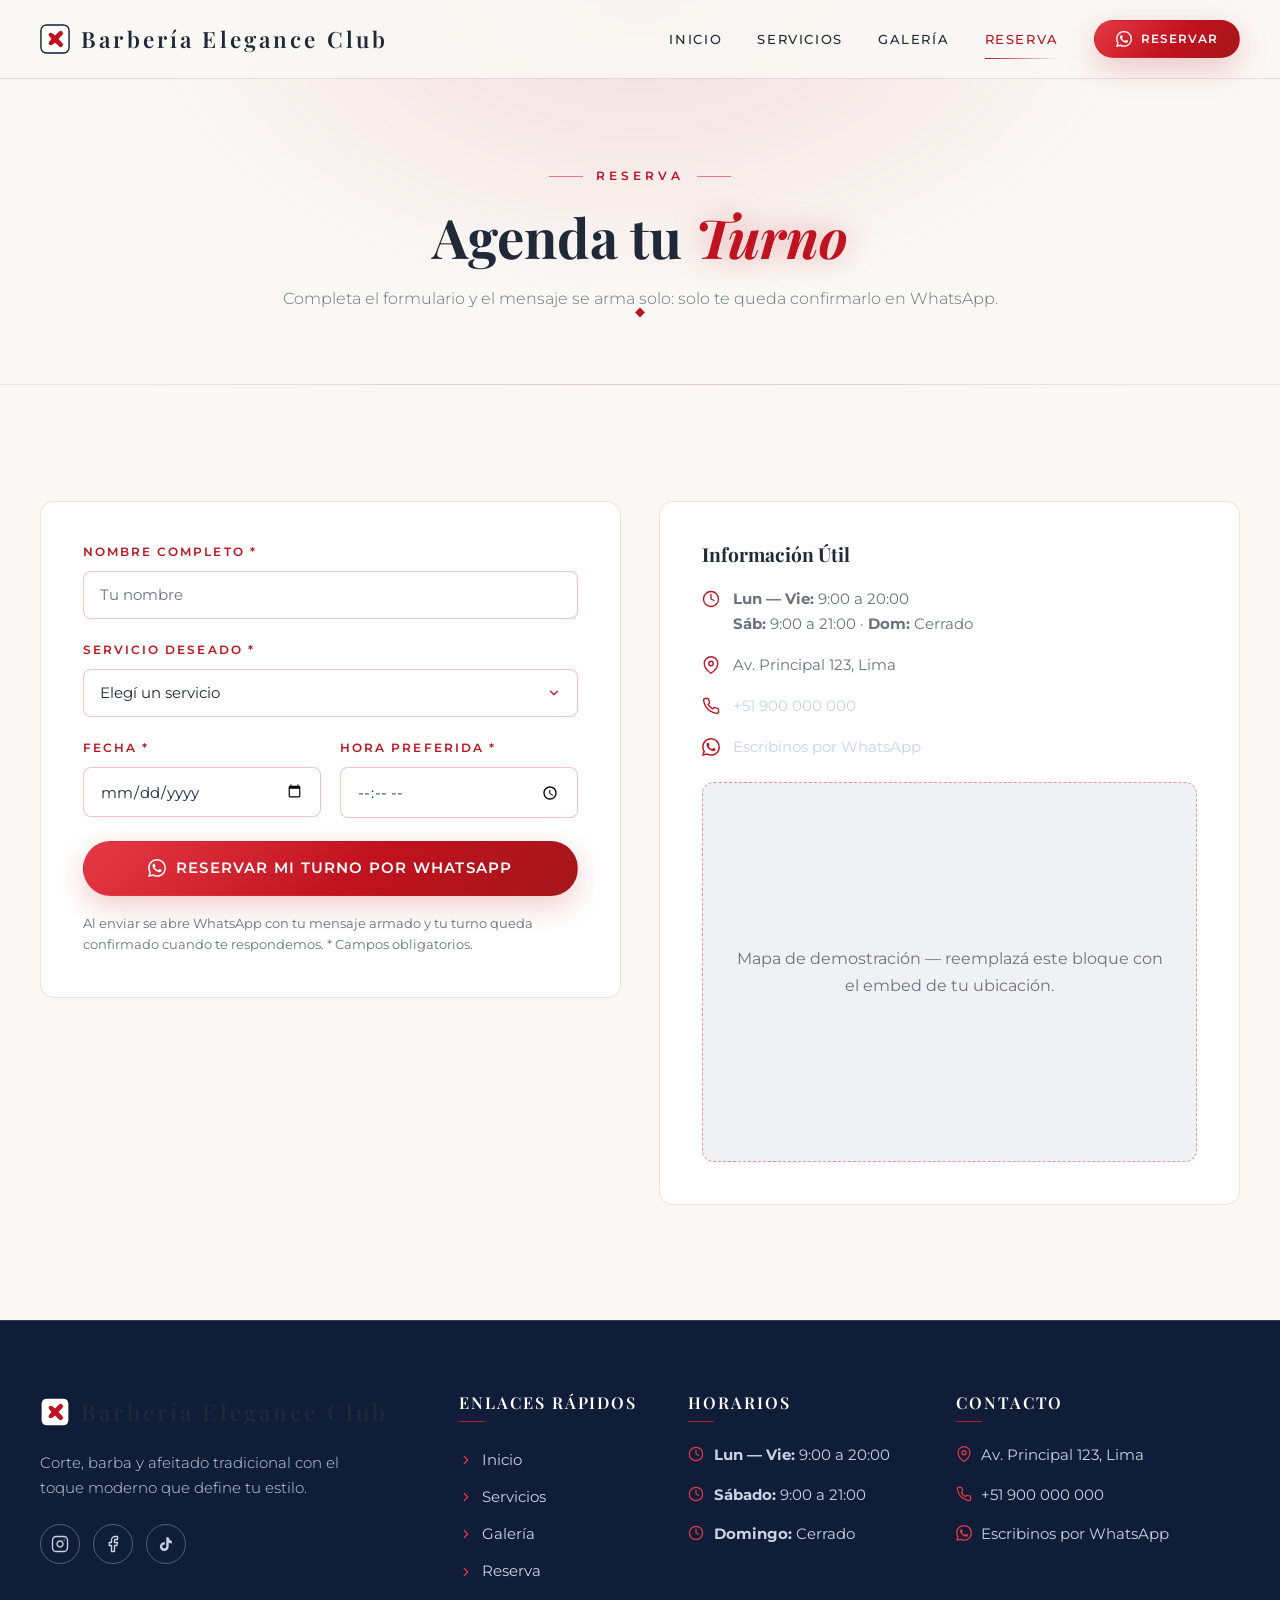
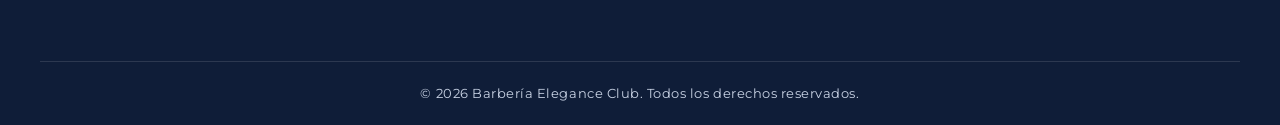
<file: reserva.html>
<!DOCTYPE html>
<html lang="es">
<head>
  <meta charset="UTF-8" />
  <meta name="viewport" content="width=device-width, initial-scale=1.0" />
  <meta name="theme-color" content="#FAF8F5" />
  <meta name="description" content="Reservá tu turno en la barbería. Completá el formulario con tu nombre, servicio, fecha y hora, y confirmamos todo por WhatsApp." />

  <title>Reserva — Barbería Elegance Club</title>

  <!-- Favicon -->
  <link rel="icon" type="image/svg+xml" href="assets/placeholders/favicon.svg" />

  <!-- Tipografías: Playfair Display (títulos) + Montserrat (cuerpo) -->
  <link rel="preconnect" href="https://fonts.googleapis.com" />
  <link rel="preconnect" href="https://fonts.gstatic.com" crossorigin />
  <link href="https://fonts.googleapis.com/css2?family=Montserrat:ital,wght@0,300;0,400;0,500;0,600;0,700;1,400&family=Playfair+Display:ital,wght@0,500;0,600;0,700;0,800;1,500;1,600;1,700&display=swap" rel="stylesheet" />

  <link rel="stylesheet" href="styles.css" />
</head>

<body>
  <a class="skip-link" href="#main">Saltar al contenido</a>

  <!-- ================= HEADER GLOBAL ================= -->
  <header class="site-header">
    <div class="container header-inner">
      <a class="brand" href="index.html" aria-label="Barbería Elegance Club — Inicio">
        <img class="brand-icon" src="assets/placeholders/logo.svg" alt="Barbería Elegance Club" width="30" height="30" />
        <span class="brand-name">Barbería Elegance Club</span>
      </a>

      <input type="checkbox" id="nav-toggle" class="nav-toggle" aria-hidden="true" tabindex="-1" />
      <label for="nav-toggle" class="hamburger" aria-label="Abrir o cerrar menú">
        <span></span>
        <span></span>
        <span></span>
      </label>

      <nav class="nav-menu" aria-label="Navegación principal">
        <ul class="nav-list">
          <li><a class="nav-link" href="index.html">Inicio</a></li>
          <li><a class="nav-link" href="servicios.html">Servicios</a></li>
          <li><a class="nav-link" href="galeria.html">Galería</a></li>
          <li><a class="nav-link active" href="reserva.html" aria-current="page">Reserva</a></li>
          <li class="nav-cta">
            <a class="btn btn-gold btn-sm whatsapp-pulse" href="https://wa.me/51900000000?text=Hola%2C%20quiero%20reservar%20una%20cita%20en%20la%20barber%C3%ADa." target="_blank" rel="noopener">
              <svg width="16" height="16" viewBox="0 0 24 24" fill="currentColor" aria-hidden="true">
                <path d="M17.472 14.382c-.297-.149-1.758-.867-2.03-.967-.273-.099-.471-.148-.67.15-.197.297-.767.966-.94 1.164-.173.199-.347.223-.644.075-.297-.15-1.255-.463-2.39-1.475-.883-.788-1.48-1.761-1.653-2.059-.173-.297-.018-.458.13-.606.134-.133.298-.347.446-.52.149-.174.198-.298.298-.497.099-.198.05-.371-.025-.52-.075-.149-.669-1.612-.916-2.207-.242-.579-.487-.5-.669-.51-.173-.008-.371-.01-.57-.01-.198 0-.52.074-.792.372-.272.297-1.04 1.016-1.04 2.479 0 1.462 1.065 2.875 1.213 3.074.149.198 2.096 3.2 5.077 4.487.709.306 1.262.489 1.694.625.712.227 1.36.195 1.871.118.571-.085 1.758-.719 2.006-1.413.248-.694.248-1.289.173-1.413-.074-.124-.272-.198-.57-.347m-5.421 7.403h-.004a9.87 9.87 0 01-5.031-1.378l-.361-.214-3.741.982.998-3.648-.235-.374a9.86 9.86 0 01-1.51-5.26c.001-5.45 4.436-9.884 9.888-9.884 2.64 0 5.122 1.03 6.988 2.898a9.825 9.825 0 012.893 6.994c-.003 5.45-4.437 9.884-9.885 9.884m8.413-18.297A11.815 11.815 0 0012.05 0C5.495 0 .16 5.335.157 11.892c0 2.096.547 4.142 1.588 5.945L.057 24l6.305-1.654a11.882 11.882 0 005.683 1.448h.005c6.554 0 11.89-5.335 11.893-11.893a11.821 11.821 0 00-3.48-8.413z"></path>
              </svg>
              Reservar
            </a>
          </li>
        </ul>
      </nav>
    </div>
  </header>

  <main id="main">
    <!-- ================= ENCABEZADO DE PÁGINA ================= -->
    <section class="page-hero" aria-label="Reserva de turno">
      <div class="container">
        <p class="eyebrow">Reserva</p>
        <h1 class="section-title">Agenda tu <span class="gold-text gold-italic">Turno</span></h1>
        <p class="section-sub">
          Completa el formulario y el mensaje se arma solo: solo te queda
          confirmarlo en WhatsApp.
        </p>
        <span class="divider" aria-hidden="true"></span>
      </div>
    </section>

    <!-- ================= FORMULARIO + INFORMACIÓN ================= -->
    <section class="section">
      <div class="container">
        <div class="booking-grid" data-reveal>
          <!-- Formulario: genera el enlace de WhatsApp -->
          <form class="booking-form" id="booking-form" novalidate>
            <div class="form-group">
              <label for="bk-name">Nombre Completo *</label>
              <input class="form-control" type="text" id="bk-name" name="name" placeholder="Tu nombre" required autocomplete="name" />
            </div>

            <div class="form-group">
              <label for="bk-service">Servicio deseado *</label>
              <select class="form-control" id="bk-service" name="service" required>
                <option value="" disabled selected>Elegí un servicio</option>
                <option value="Corte Clásico / Fade Moderno">Corte Clásico / Fade Moderno</option>
                <option value="Arreglo de Barba y Perfilado a Navaja">Arreglo de Barba y Perfilado a Navaja</option>
                <option value="Ritual de Afeitado Tradicional con Toallas Calientes">Ritual de Afeitado Tradicional con Toallas Calientes</option>
                <option value="Pack Combo Legendario">Pack Combo Legendario</option>
              </select>
            </div>

            <div class="form-group-row">
              <div class="form-group">
                <label for="bk-date">Fecha *</label>
                <input class="form-control" type="date" id="bk-date" name="date" required />
              </div>
              <div class="form-group">
                <label for="bk-time">Hora preferida *</label>
                <input class="form-control" type="time" id="bk-time" name="time" required />
              </div>
            </div>

            <button class="btn btn-gold btn-lg booking-submit whatsapp-pulse" type="submit">
              <svg width="18" height="18" viewBox="0 0 24 24" fill="currentColor" aria-hidden="true">
                <path d="M17.472 14.382c-.297-.149-1.758-.867-2.03-.967-.273-.099-.471-.148-.67.15-.197.297-.767.966-.94 1.164-.173.199-.347.223-.644.075-.297-.15-1.255-.463-2.39-1.475-.883-.788-1.48-1.761-1.653-2.059-.173-.297-.018-.458.13-.606.134-.133.298-.347.446-.52.149-.174.198-.298.298-.497.099-.198.05-.371-.025-.52-.075-.149-.669-1.612-.916-2.207-.242-.579-.487-.5-.669-.51-.173-.008-.371-.01-.57-.01-.198 0-.52.074-.792.372-.272.297-1.04 1.016-1.04 2.479 0 1.462 1.065 2.875 1.213 3.074.149.198 2.096 3.2 5.077 4.487.709.306 1.262.489 1.694.625.712.227 1.36.195 1.871.118.571-.085 1.758-.719 2.006-1.413.248-.694.248-1.289.173-1.413-.074-.124-.272-.198-.57-.347m-5.421 7.403h-.004a9.87 9.87 0 01-5.031-1.378l-.361-.214-3.741.982.998-3.648-.235-.374a9.86 9.86 0 01-1.51-5.26c.001-5.45 4.436-9.884 9.888-9.884 2.64 0 5.122 1.03 6.988 2.898a9.825 9.825 0 012.893 6.994c-.003 5.45-4.437 9.884-9.885 9.884m8.413-18.297A11.815 11.815 0 0012.05 0C5.495 0 .16 5.335.157 11.892c0 2.096.547 4.142 1.588 5.945L.057 24l6.305-1.654a11.882 11.882 0 005.683 1.448h.005c6.554 0 11.89-5.335 11.893-11.893a11.821 11.821 0 00-3.48-8.413z"></path>
              </svg>
              Reservar mi Turno por WhatsApp
            </button>
            <p class="form-note">
              Al enviar se abre WhatsApp con tu mensaje armado y tu turno queda
              confirmado cuando te respondemos. * Campos obligatorios.
            </p>
          </form>

          <!-- Información útil + mapa -->
          <div class="info-card">
            <h3>Información Útil</h3>
            <div class="info-item">
              <svg width="18" height="18" viewBox="0 0 24 24" fill="none" stroke="currentColor" stroke-width="1.8" stroke-linecap="round" stroke-linejoin="round" aria-hidden="true">
                <circle cx="12" cy="12" r="10"></circle>
                <polyline points="12 6 12 12 16 14"></polyline>
              </svg>
              <span>
                <strong>Lun — Vie:</strong> 9:00 a 20:00<br />
                <strong>Sáb:</strong> 9:00 a 21:00 · <strong>Dom:</strong> Cerrado
              </span>
            </div>
            <div class="info-item">
              <svg width="18" height="18" viewBox="0 0 24 24" fill="none" stroke="currentColor" stroke-width="1.8" stroke-linecap="round" stroke-linejoin="round" aria-hidden="true">
                <path d="M21 10c0 7-9 13-9 13s-9-6-9-13a9 9 0 0 1 18 0z"></path>
                <circle cx="12" cy="10" r="3"></circle>
              </svg>
              <span>Av. Principal 123, Lima</span>
            </div>
            <div class="info-item">
              <svg width="18" height="18" viewBox="0 0 24 24" fill="none" stroke="currentColor" stroke-width="1.8" stroke-linecap="round" stroke-linejoin="round" aria-hidden="true">
                <path d="M22 16.92v3a2 2 0 0 1-2.18 2 19.79 19.79 0 0 1-8.63-3.07 19.5 19.5 0 0 1-6-6 19.79 19.79 0 0 1-3.07-8.67A2 2 0 0 1 4.11 2h3a2 2 0 0 1 2 1.72 12.84 12.84 0 0 0 .7 2.81 2 2 0 0 1-.45 2.11L8.09 9.91a16 16 0 0 0 6 6l1.27-1.27a2 2 0 0 1 2.11-.45 12.84 12.84 0 0 0 2.81.7A2 2 0 0 1 22 16.92z"></path>
              </svg>
              <a class="footer-link" href="tel:+51900000000" style="padding: 0;">+51 900 000 000</a>
            </div>
            <div class="info-item">
              <svg width="18" height="18" viewBox="0 0 24 24" fill="currentColor" aria-hidden="true">
                <path d="M17.472 14.382c-.297-.149-1.758-.867-2.03-.967-.273-.099-.471-.148-.67.15-.197.297-.767.966-.94 1.164-.173.199-.347.223-.644.075-.297-.15-1.255-.463-2.39-1.475-.883-.788-1.48-1.761-1.653-2.059-.173-.297-.018-.458.13-.606.134-.133.298-.347.446-.52.149-.174.198-.298.298-.497.099-.198.05-.371-.025-.52-.075-.149-.669-1.612-.916-2.207-.242-.579-.487-.5-.669-.51-.173-.008-.371-.01-.57-.01-.198 0-.52.074-.792.372-.272.297-1.04 1.016-1.04 2.479 0 1.462 1.065 2.875 1.213 3.074.149.198 2.096 3.2 5.077 4.487.709.306 1.262.489 1.694.625.712.227 1.36.195 1.871.118.571-.085 1.758-.719 2.006-1.413.248-.694.248-1.289.173-1.413-.074-.124-.272-.198-.57-.347m-5.421 7.403h-.004a9.87 9.87 0 01-5.031-1.378l-.361-.214-3.741.982.998-3.648-.235-.374a9.86 9.86 0 01-1.51-5.26c.001-5.45 4.436-9.884 9.888-9.884 2.64 0 5.122 1.03 6.988 2.898a9.825 9.825 0 012.893 6.994c-.003 5.45-4.437 9.884-9.885 9.884m8.413-18.297A11.815 11.815 0 0012.05 0C5.495 0 .16 5.335.157 11.892c0 2.096.547 4.142 1.588 5.945L.057 24l6.305-1.654a11.882 11.882 0 005.683 1.448h.005c6.554 0 11.89-5.335 11.893-11.893a11.821 11.821 0 00-3.48-8.413z"></path>
              </svg>
              <a class="footer-link" href="https://wa.me/51900000000" target="_blank" rel="noopener" style="padding: 0;">Escribinos por WhatsApp</a>
            </div>

            <!-- Mapa: ubicación de la barbería -->
            <!-- Mapa: placeholder de demostración. Reemplazá este bloque por el embed de Google Maps de tu ubicación -->
            <div class="map-frame map-placeholder" role="img" aria-label="Mapa de demostración">
              <p>Mapa de demostración — reemplazá este bloque con el embed de tu ubicación.</p>
            </div>
          </div>
        </div>
      </div>
    </section>
  </main>

  <!-- ================= FOOTER GLOBAL ================= -->
  <footer class="site-footer">
    <div class="container">
      <div class="footer-grid">
        <div class="footer-col">
          <a class="brand" href="index.html" aria-label="Barbería Elegance Club — Inicio">
            <img class="brand-icon" src="assets/placeholders/logo.svg" alt="Barbería Elegance Club" width="30" height="30" />
            <span class="brand-name">Barbería Elegance Club</span>
          </a>
          <p class="footer-brand-tag">
            Corte, barba y afeitado tradicional con el toque moderno que define tu estilo.
          </p>
          <div class="footer-socials">
            <a class="social-link" href="#" aria-label="Instagram">
              <svg width="18" height="18" viewBox="0 0 24 24" fill="none" stroke="currentColor" stroke-width="1.8" stroke-linecap="round" stroke-linejoin="round" aria-hidden="true">
                <rect x="2" y="2" width="20" height="20" rx="5" ry="5"></rect>
                <path d="M16 11.37A4 4 0 1 1 12.63 8 4 4 0 0 1 16 11.37z"></path>
                <line x1="17.5" y1="6.5" x2="17.51" y2="6.5"></line>
              </svg>
            </a>
            <a class="social-link" href="#" aria-label="Facebook">
              <svg width="18" height="18" viewBox="0 0 24 24" fill="none" stroke="currentColor" stroke-width="1.8" stroke-linecap="round" stroke-linejoin="round" aria-hidden="true">
                <path d="M18 2h-3a5 5 0 0 0-5 5v3H7v4h3v8h4v-8h3l1-4h-4V7a1 1 0 0 1 1-1h3z"></path>
              </svg>
            </a>
            <a class="social-link" href="#" target="_blank" rel="noopener" aria-label="TikTok">
              <svg width="18" height="18" viewBox="0 0 24 24" fill="currentColor" aria-hidden="true">
                <path d="M16.6 5.82A4.28 4.28 0 0 1 15.5 3h-3.1v12.4a2.7 2.7 0 1 1-2.7-2.7c.28 0 .55.04.8.12V9.6a5.9 5.9 0 0 0-.8-.06 5.85 5.85 0 1 0 5.85 5.85V9.9a7.3 7.3 0 0 0 4.25 1.35V8.1a4.3 4.3 0 0 1-3.2-2.28z"></path>
              </svg>
            </a>
          </div>
        </div>

        <div class="footer-col">
          <h4>Enlaces Rápidos</h4>
          <nav class="footer-links" aria-label="Enlaces del pie de página">
            <a class="footer-link" href="index.html">
              <svg width="14" height="14" viewBox="0 0 24 24" fill="none" stroke="currentColor" stroke-width="2" stroke-linecap="round" stroke-linejoin="round" aria-hidden="true">
                <path d="M9 18l6-6-6-6"></path>
              </svg>
              Inicio
            </a>
            <a class="footer-link" href="servicios.html">
              <svg width="14" height="14" viewBox="0 0 24 24" fill="none" stroke="currentColor" stroke-width="2" stroke-linecap="round" stroke-linejoin="round" aria-hidden="true">
                <path d="M9 18l6-6-6-6"></path>
              </svg>
              Servicios
            </a>
            <a class="footer-link" href="galeria.html">
              <svg width="14" height="14" viewBox="0 0 24 24" fill="none" stroke="currentColor" stroke-width="2" stroke-linecap="round" stroke-linejoin="round" aria-hidden="true">
                <path d="M9 18l6-6-6-6"></path>
              </svg>
              Galería
            </a>
            <a class="footer-link" href="reserva.html">
              <svg width="14" height="14" viewBox="0 0 24 24" fill="none" stroke="currentColor" stroke-width="2" stroke-linecap="round" stroke-linejoin="round" aria-hidden="true">
                <path d="M9 18l6-6-6-6"></path>
              </svg>
              Reserva
            </a>
          </nav>
        </div>

        <div class="footer-col">
          <h4>Horarios</h4>
          <ul class="footer-contact">
            <li>
              <svg width="16" height="16" viewBox="0 0 24 24" fill="none" stroke="currentColor" stroke-width="1.8" stroke-linecap="round" stroke-linejoin="round" aria-hidden="true">
                <circle cx="12" cy="12" r="10"></circle>
                <polyline points="12 6 12 12 16 14"></polyline>
              </svg>
              <span><strong>Lun — Vie:</strong> 9:00 a 20:00</span>
            </li>
            <li>
              <svg width="16" height="16" viewBox="0 0 24 24" fill="none" stroke="currentColor" stroke-width="1.8" stroke-linecap="round" stroke-linejoin="round" aria-hidden="true">
                <circle cx="12" cy="12" r="10"></circle>
                <polyline points="12 6 12 12 16 14"></polyline>
              </svg>
              <span><strong>Sábado:</strong> 9:00 a 21:00</span>
            </li>
            <li>
              <svg width="16" height="16" viewBox="0 0 24 24" fill="none" stroke="currentColor" stroke-width="1.8" stroke-linecap="round" stroke-linejoin="round" aria-hidden="true">
                <circle cx="12" cy="12" r="10"></circle>
                <polyline points="12 6 12 12 16 14"></polyline>
              </svg>
              <span><strong>Domingo:</strong> Cerrado</span>
            </li>
          </ul>
        </div>

        <div class="footer-col">
          <h4>Contacto</h4>
          <ul class="footer-contact">
            <li>
              <svg width="16" height="16" viewBox="0 0 24 24" fill="none" stroke="currentColor" stroke-width="1.8" stroke-linecap="round" stroke-linejoin="round" aria-hidden="true">
                <path d="M21 10c0 7-9 13-9 13s-9-6-9-13a9 9 0 0 1 18 0z"></path>
                <circle cx="12" cy="10" r="3"></circle>
              </svg>
              <span>Av. Principal 123, Lima</span>
            </li>
            <li>
              <svg width="16" height="16" viewBox="0 0 24 24" fill="none" stroke="currentColor" stroke-width="1.8" stroke-linecap="round" stroke-linejoin="round" aria-hidden="true">
                <path d="M22 16.92v3a2 2 0 0 1-2.18 2 19.79 19.79 0 0 1-8.63-3.07 19.5 19.5 0 0 1-6-6 19.79 19.79 0 0 1-3.07-8.67A2 2 0 0 1 4.11 2h3a2 2 0 0 1 2 1.72 12.84 12.84 0 0 0 .7 2.81 2 2 0 0 1-.45 2.11L8.09 9.91a16 16 0 0 0 6 6l1.27-1.27a2 2 0 0 1 2.11-.45 12.84 12.84 0 0 0 2.81.7A2 2 0 0 1 22 16.92z"></path>
              </svg>
              <a class="footer-link" href="tel:+51900000000" style="padding: 0;">+51 900 000 000</a>
            </li>
            <li>
              <svg width="16" height="16" viewBox="0 0 24 24" fill="currentColor" aria-hidden="true">
                <path d="M17.472 14.382c-.297-.149-1.758-.867-2.03-.967-.273-.099-.471-.148-.67.15-.197.297-.767.966-.94 1.164-.173.199-.347.223-.644.075-.297-.15-1.255-.463-2.39-1.475-.883-.788-1.48-1.761-1.653-2.059-.173-.297-.018-.458.13-.606.134-.133.298-.347.446-.52.149-.174.198-.298.298-.497.099-.198.05-.371-.025-.52-.075-.149-.669-1.612-.916-2.207-.242-.579-.487-.5-.669-.51-.173-.008-.371-.01-.57-.01-.198 0-.52.074-.792.372-.272.297-1.04 1.016-1.04 2.479 0 1.462 1.065 2.875 1.213 3.074.149.198 2.096 3.2 5.077 4.487.709.306 1.262.489 1.694.625.712.227 1.36.195 1.871.118.571-.085 1.758-.719 2.006-1.413.248-.694.248-1.289.173-1.413-.074-.124-.272-.198-.57-.347m-5.421 7.403h-.004a9.87 9.87 0 01-5.031-1.378l-.361-.214-3.741.982.998-3.648-.235-.374a9.86 9.86 0 01-1.51-5.26c.001-5.45 4.436-9.884 9.888-9.884 2.64 0 5.122 1.03 6.988 2.898a9.825 9.825 0 012.893 6.994c-.003 5.45-4.437 9.884-9.885 9.884m8.413-18.297A11.815 11.815 0 0012.05 0C5.495 0 .16 5.335.157 11.892c0 2.096.547 4.142 1.588 5.945L.057 24l6.305-1.654a11.882 11.882 0 005.683 1.448h.005c6.554 0 11.89-5.335 11.893-11.893a11.821 11.821 0 00-3.48-8.413z"></path>
              </svg>
              <a class="footer-link" href="https://wa.me/51900000000" target="_blank" rel="noopener" style="padding: 0;">Escribinos por WhatsApp</a>
            </li>
          </ul>
        </div>
      </div>

      <div class="footer-bottom">
        © 2026 Barbería Elegance Club. Todos los derechos reservados.
      </div>
    </div>
  </footer>

  <script src="script.js" defer></script>
</body>
</html>
</file>
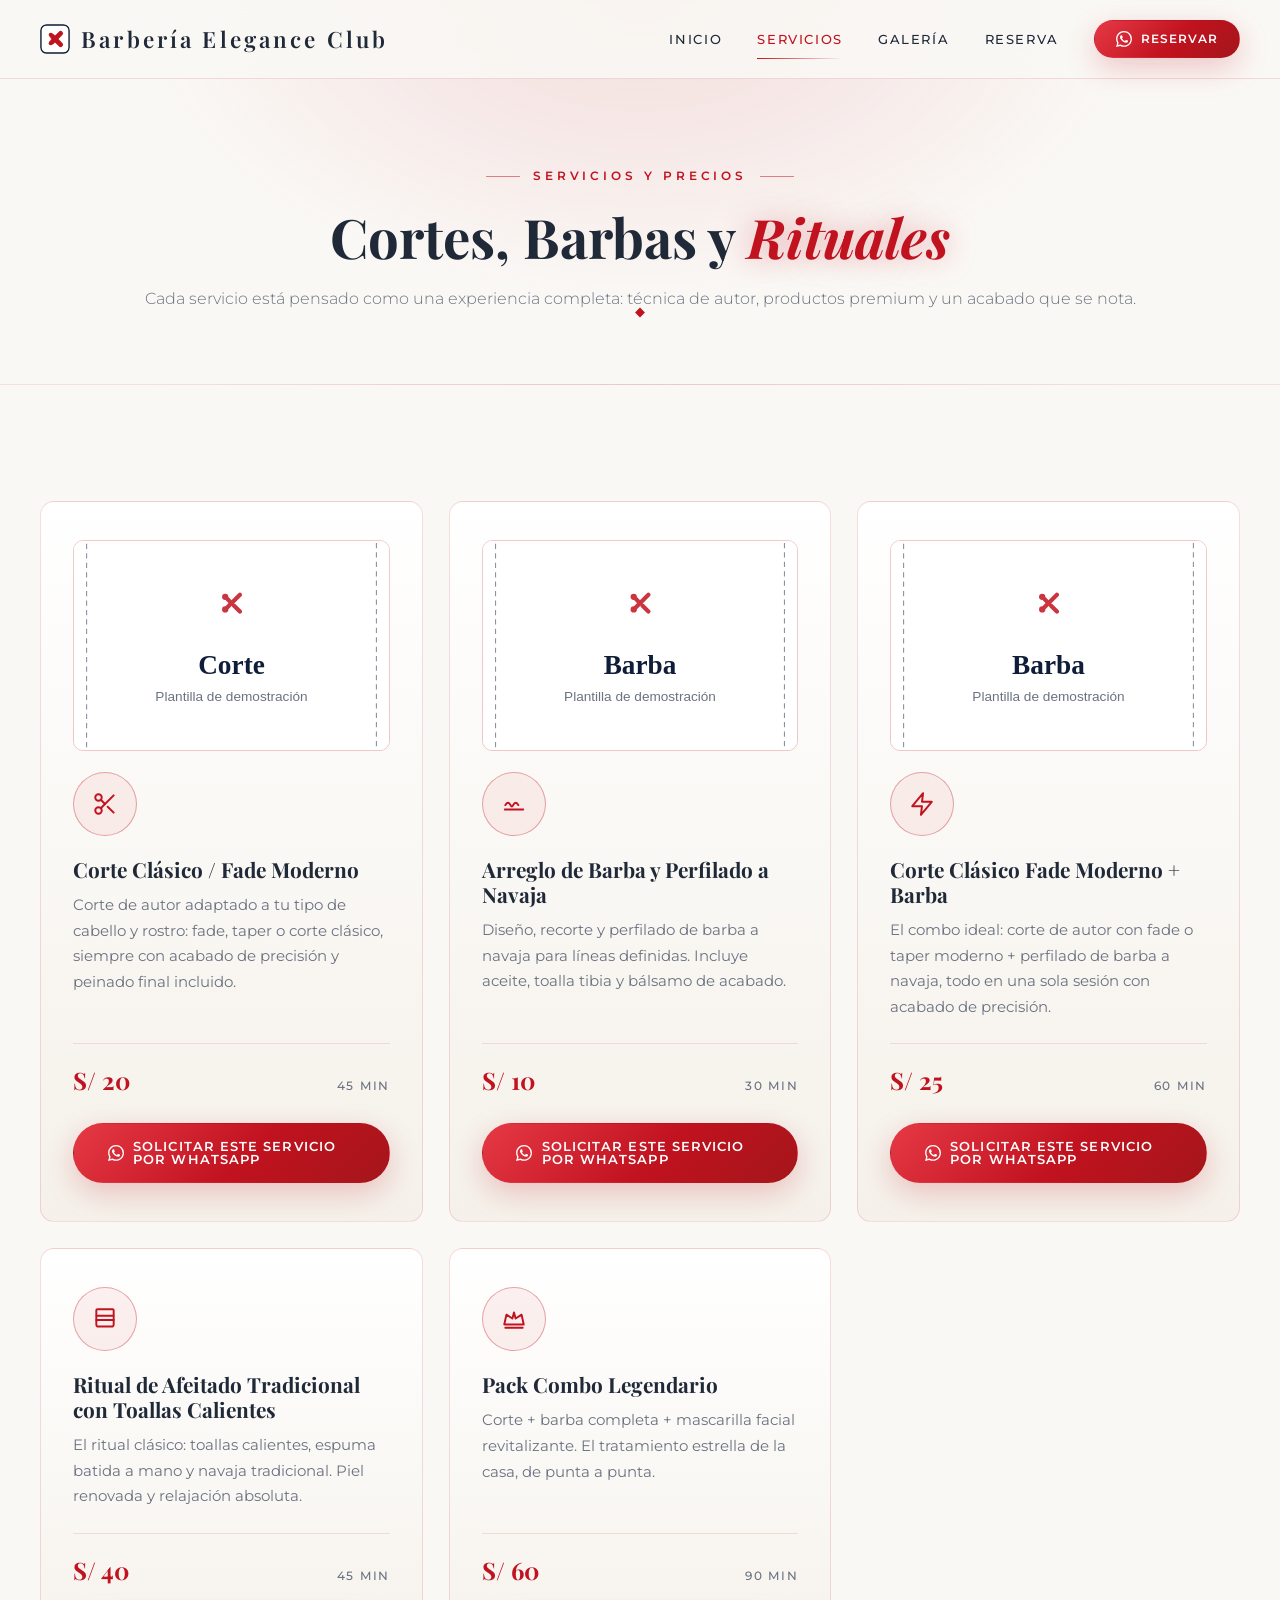
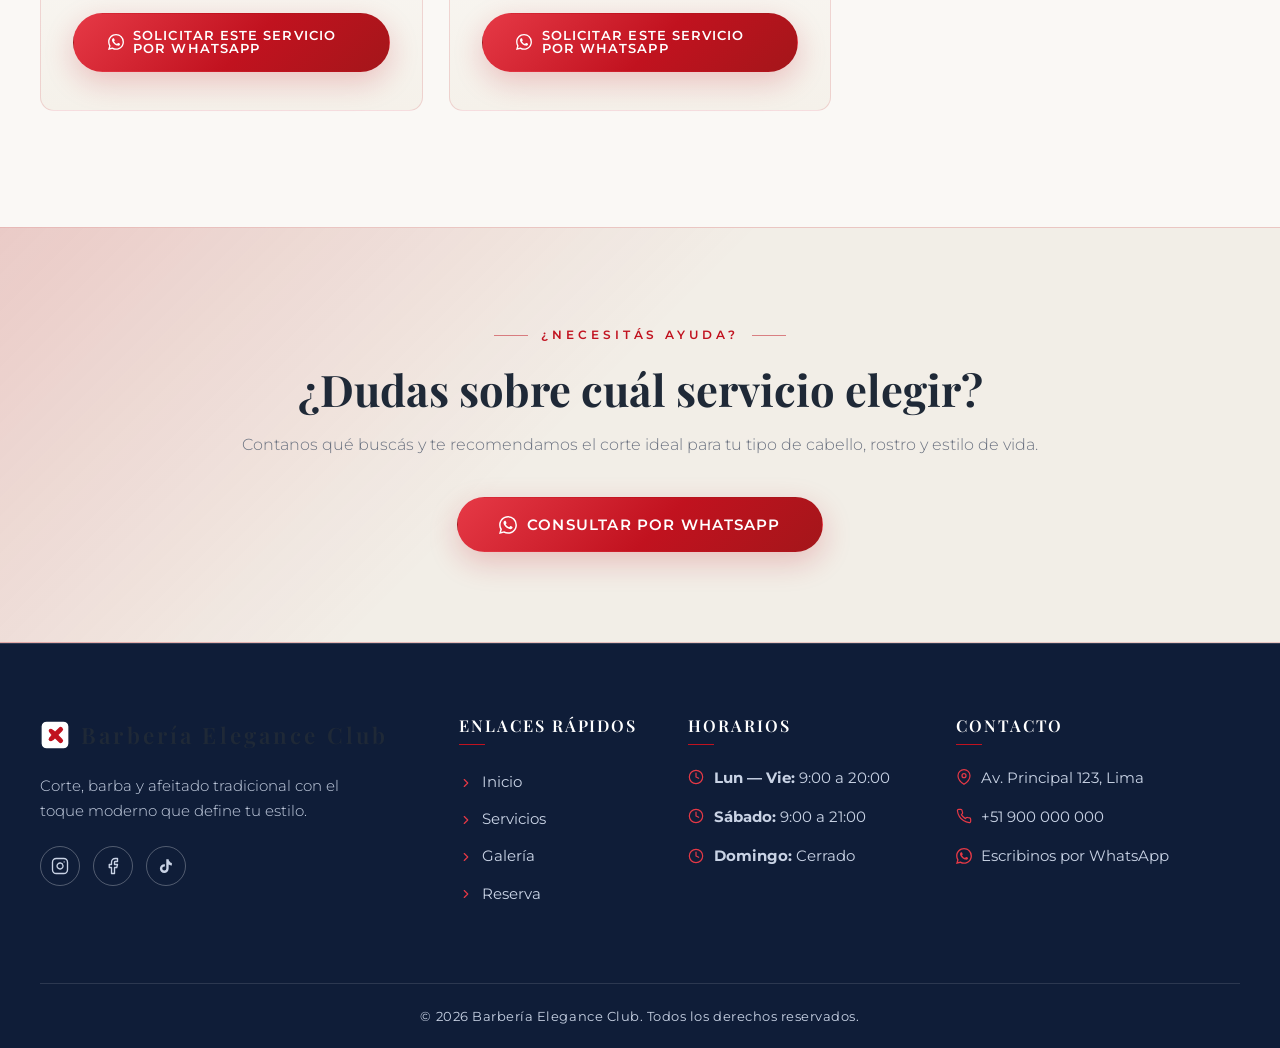
<file: servicios.html>
<!DOCTYPE html>
<html lang="es">
<head>
  <meta charset="UTF-8" />
  <meta name="viewport" content="width=device-width, initial-scale=1.0" />
  <meta name="theme-color" content="#FAF8F5" />
  <meta name="description" content="Servicios y precios de la barbería: cortes clásicos, fades modernos, arreglo de barba a navaja, afeitado tradicional con toallas calientes y combos. Reserva por WhatsApp." />

  <title>Servicios — Barbería Elegance Club</title>

  <!-- Favicon -->
  <link rel="icon" type="image/svg+xml" href="assets/placeholders/favicon.svg" />

  <!-- Tipografías: Playfair Display (títulos) + Montserrat (cuerpo) -->
  <link rel="preconnect" href="https://fonts.googleapis.com" />
  <link rel="preconnect" href="https://fonts.gstatic.com" crossorigin />
  <link href="https://fonts.googleapis.com/css2?family=Montserrat:ital,wght@0,300;0,400;0,500;0,600;0,700;1,400&family=Playfair+Display:ital,wght@0,500;0,600;0,700;0,800;1,500;1,600;1,700&display=swap" rel="stylesheet" />

  <link rel="stylesheet" href="styles.css" />
</head>

<body>
  <a class="skip-link" href="#main">Saltar al contenido</a>

  <!-- ================= HEADER GLOBAL ================= -->
  <header class="site-header">
    <div class="container header-inner">
      <a class="brand" href="index.html" aria-label="Barbería Elegance Club — Inicio">
        <img class="brand-icon" src="assets/placeholders/logo.svg" alt="Barbería Elegance Club" width="30" height="30" />
        <span class="brand-name">Barbería Elegance Club</span>
      </a>

      <input type="checkbox" id="nav-toggle" class="nav-toggle" aria-hidden="true" tabindex="-1" />
      <label for="nav-toggle" class="hamburger" aria-label="Abrir o cerrar menú">
        <span></span>
        <span></span>
        <span></span>
      </label>

      <nav class="nav-menu" aria-label="Navegación principal">
        <ul class="nav-list">
          <li><a class="nav-link" href="index.html">Inicio</a></li>
          <li><a class="nav-link active" href="servicios.html" aria-current="page">Servicios</a></li>
          <li><a class="nav-link" href="galeria.html">Galería</a></li>
          <li><a class="nav-link" href="reserva.html">Reserva</a></li>
          <li class="nav-cta">
            <a class="btn btn-gold btn-sm whatsapp-pulse" href="https://wa.me/51900000000?text=Hola%2C%20quiero%20reservar%20una%20cita%20en%20la%20barber%C3%ADa." target="_blank" rel="noopener">
              <svg width="16" height="16" viewBox="0 0 24 24" fill="currentColor" aria-hidden="true">
                <path d="M17.472 14.382c-.297-.149-1.758-.867-2.03-.967-.273-.099-.471-.148-.67.15-.197.297-.767.966-.94 1.164-.173.199-.347.223-.644.075-.297-.15-1.255-.463-2.39-1.475-.883-.788-1.48-1.761-1.653-2.059-.173-.297-.018-.458.13-.606.134-.133.298-.347.446-.52.149-.174.198-.298.298-.497.099-.198.05-.371-.025-.52-.075-.149-.669-1.612-.916-2.207-.242-.579-.487-.5-.669-.51-.173-.008-.371-.01-.57-.01-.198 0-.52.074-.792.372-.272.297-1.04 1.016-1.04 2.479 0 1.462 1.065 2.875 1.213 3.074.149.198 2.096 3.2 5.077 4.487.709.306 1.262.489 1.694.625.712.227 1.36.195 1.871.118.571-.085 1.758-.719 2.006-1.413.248-.694.248-1.289.173-1.413-.074-.124-.272-.198-.57-.347m-5.421 7.403h-.004a9.87 9.87 0 01-5.031-1.378l-.361-.214-3.741.982.998-3.648-.235-.374a9.86 9.86 0 01-1.51-5.26c.001-5.45 4.436-9.884 9.888-9.884 2.64 0 5.122 1.03 6.988 2.898a9.825 9.825 0 012.893 6.994c-.003 5.45-4.437 9.884-9.885 9.884m8.413-18.297A11.815 11.815 0 0012.05 0C5.495 0 .16 5.335.157 11.892c0 2.096.547 4.142 1.588 5.945L.057 24l6.305-1.654a11.882 11.882 0 005.683 1.448h.005c6.554 0 11.89-5.335 11.893-11.893a11.821 11.821 0 00-3.48-8.413z"></path>
              </svg>
              Reservar
            </a>
          </li>
        </ul>
      </nav>
    </div>
  </header>

  <main id="main">
    <!-- ================= ENCABEZADO DE PÁGINA ================= -->
    <section class="page-hero" aria-label="Servicios">
      <div class="container">
        <p class="eyebrow">Servicios y Precios</p>
        <h1 class="section-title">Cortes, Barbas y <span class="gold-text gold-italic">Rituales</span></h1>
        <p class="section-sub">
          Cada servicio está pensado como una experiencia completa: técnica de autor,
          productos premium y un acabado que se nota.
        </p>
        <span class="divider" aria-hidden="true"></span>
      </div>
    </section>

    <!-- ================= GRID DE SERVICIOS ================= -->
    <!-- Precios en soles (S/). Actualizá la tarifa real de cada servicio -->
    <section class="section">
      <div class="container">
        <div class="services-grid" data-reveal>
          <article class="service-card">
            <img class="service-photo" src="assets/placeholders/corte.svg" alt="Corte clásico con fade moderno" loading="lazy" />
            <div class="card-icon">
              <svg width="26" height="26" viewBox="0 0 24 24" fill="none" stroke="currentColor" stroke-width="1.8" stroke-linecap="round" stroke-linejoin="round" aria-hidden="true">
                <circle cx="6" cy="6" r="3"></circle>
                <circle cx="6" cy="18" r="3"></circle>
                <line x1="20" y1="4" x2="8.12" y2="15.88"></line>
                <line x1="14.47" y1="14.48" x2="20" y2="20"></line>
                <line x1="8.12" y1="8.12" x2="12" y2="12"></line>
              </svg>
            </div>
            <h3>Corte Clásico / Fade Moderno</h3>
            <p class="service-desc">
              Corte de autor adaptado a tu tipo de cabello y rostro: fade, taper o corte
              clásico, siempre con acabado de precisión y peinado final incluido.
            </p>
            <div class="service-meta">
              <span class="service-price">S/ 20</span>
              <span class="service-duration">45 min</span>
            </div>
            <a class="btn btn-gold" href="https://wa.me/51900000000?text=Hola%2C%20me%20interesa%20agendar%20el%20servicio%20de%20Corte%20Cl%C3%A1sico%20%2F%20Fade%20Moderno." target="_blank" rel="noopener">
              <svg width="16" height="16" viewBox="0 0 24 24" fill="currentColor" aria-hidden="true">
                <path d="M17.472 14.382c-.297-.149-1.758-.867-2.03-.967-.273-.099-.471-.148-.67.15-.197.297-.767.966-.94 1.164-.173.199-.347.223-.644.075-.297-.15-1.255-.463-2.39-1.475-.883-.788-1.48-1.761-1.653-2.059-.173-.297-.018-.458.13-.606.134-.133.298-.347.446-.52.149-.174.198-.298.298-.497.099-.198.05-.371-.025-.52-.075-.149-.669-1.612-.916-2.207-.242-.579-.487-.5-.669-.51-.173-.008-.371-.01-.57-.01-.198 0-.52.074-.792.372-.272.297-1.04 1.016-1.04 2.479 0 1.462 1.065 2.875 1.213 3.074.149.198 2.096 3.2 5.077 4.487.709.306 1.262.489 1.694.625.712.227 1.36.195 1.871.118.571-.085 1.758-.719 2.006-1.413.248-.694.248-1.289.173-1.413-.074-.124-.272-.198-.57-.347m-5.421 7.403h-.004a9.87 9.87 0 01-5.031-1.378l-.361-.214-3.741.982.998-3.648-.235-.374a9.86 9.86 0 01-1.51-5.26c.001-5.45 4.436-9.884 9.888-9.884 2.64 0 5.122 1.03 6.988 2.898a9.825 9.825 0 012.893 6.994c-.003 5.45-4.437 9.884-9.885 9.884m8.413-18.297A11.815 11.815 0 0012.05 0C5.495 0 .16 5.335.157 11.892c0 2.096.547 4.142 1.588 5.945L.057 24l6.305-1.654a11.882 11.882 0 005.683 1.448h.005c6.554 0 11.89-5.335 11.893-11.893a11.821 11.821 0 00-3.48-8.413z"></path>
              </svg>
              Solicitar este Servicio por WhatsApp
            </a>
          </article>

          <article class="service-card">
            <img class="service-photo" src="assets/placeholders/barba.svg" alt="Arreglo de barba y perfilado a navaja" loading="lazy" />
            <div class="card-icon">
              <svg width="26" height="26" viewBox="0 0 24 24" fill="none" stroke="currentColor" stroke-width="1.8" stroke-linecap="round" stroke-linejoin="round" aria-hidden="true">
                <path d="M4 13c1.4-2.8 3.4-2.8 4.8 0 .9 1.8 1.5 1.8 2.4 0 1.4-2.8 3.4-2.8 4.8 0"></path>
                <path d="M3.5 17h17"></path>
              </svg>
            </div>
            <h3>Arreglo de Barba y Perfilado a Navaja</h3>
            <p class="service-desc">
              Diseño, recorte y perfilado de barba a navaja para líneas definidas.
              Incluye aceite, toalla tibia y bálsamo de acabado.
            </p>
            <div class="service-meta">
              <span class="service-price">S/ 10</span>
              <span class="service-duration">30 min</span>
            </div>
            <a class="btn btn-gold" href="https://wa.me/51900000000?text=Hola%2C%20me%20interesa%20agendar%20el%20servicio%20de%20Arreglo%20de%20Barba%20y%20Perfilado%20a%20Navaja." target="_blank" rel="noopener">
              <svg width="16" height="16" viewBox="0 0 24 24" fill="currentColor" aria-hidden="true">
                <path d="M17.472 14.382c-.297-.149-1.758-.867-2.03-.967-.273-.099-.471-.148-.67.15-.197.297-.767.966-.94 1.164-.173.199-.347.223-.644.075-.297-.15-1.255-.463-2.39-1.475-.883-.788-1.48-1.761-1.653-2.059-.173-.297-.018-.458.13-.606.134-.133.298-.347.446-.52.149-.174.198-.298.298-.497.099-.198.05-.371-.025-.52-.075-.149-.669-1.612-.916-2.207-.242-.579-.487-.5-.669-.51-.173-.008-.371-.01-.57-.01-.198 0-.52.074-.792.372-.272.297-1.04 1.016-1.04 2.479 0 1.462 1.065 2.875 1.213 3.074.149.198 2.096 3.2 5.077 4.487.709.306 1.262.489 1.694.625.712.227 1.36.195 1.871.118.571-.085 1.758-.719 2.006-1.413.248-.694.248-1.289.173-1.413-.074-.124-.272-.198-.57-.347m-5.421 7.403h-.004a9.87 9.87 0 01-5.031-1.378l-.361-.214-3.741.982.998-3.648-.235-.374a9.86 9.86 0 01-1.51-5.26c.001-5.45 4.436-9.884 9.888-9.884 2.64 0 5.122 1.03 6.988 2.898a9.825 9.825 0 012.893 6.994c-.003 5.45-4.437 9.884-9.885 9.884m8.413-18.297A11.815 11.815 0 0012.05 0C5.495 0 .16 5.335.157 11.892c0 2.096.547 4.142 1.588 5.945L.057 24l6.305-1.654a11.882 11.882 0 005.683 1.448h.005c6.554 0 11.89-5.335 11.893-11.893a11.821 11.821 0 00-3.48-8.413z"></path>
              </svg>
              Solicitar este Servicio por WhatsApp
            </a>
          </article>

          <article class="service-card">
            <img class="service-photo" src="assets/placeholders/barba.svg" alt="Corte con fade moderno más barba" loading="lazy" />
            <div class="card-icon">
              <svg width="26" height="26" viewBox="0 0 24 24" fill="none" stroke="currentColor" stroke-width="1.8" stroke-linecap="round" stroke-linejoin="round" aria-hidden="true">
                <path d="M13 2L3 14h9l-1 8 10-12h-9l1-8z"></path>
              </svg>
            </div>
            <h3>Corte Clásico Fade Moderno + Barba</h3>
            <p class="service-desc">
              El combo ideal: corte de autor con fade o taper moderno + perfilado de
              barba a navaja, todo en una sola sesión con acabado de precisión.
            </p>
            <div class="service-meta">
              <span class="service-price">S/ 25</span>
              <span class="service-duration">60 min</span>
            </div>
            <a class="btn btn-gold" href="https://wa.me/51900000000?text=Hola%2C%20me%20interesa%20agendar%20el%20servicio%20de%20Corte%20Cl%C3%A1sico%20Fade%20Moderno%20%2B%20Barba." target="_blank" rel="noopener">
              <svg width="16" height="16" viewBox="0 0 24 24" fill="currentColor" aria-hidden="true">
                <path d="M17.472 14.382c-.297-.149-1.758-.867-2.03-.967-.273-.099-.471-.148-.67.15-.197.297-.767.966-.94 1.164-.173.199-.347.223-.644.075-.297-.15-1.255-.463-2.39-1.475-.883-.788-1.48-1.761-1.653-2.059-.173-.297-.018-.458.13-.606.134-.133.298-.347.446-.52.149-.174.198-.298.298-.497.099-.198.05-.371-.025-.52-.075-.149-.669-1.612-.916-2.207-.242-.579-.487-.5-.669-.51-.173-.008-.371-.01-.57-.01-.198 0-.52.074-.792.372-.272.297-1.04 1.016-1.04 2.479 0 1.462 1.065 2.875 1.213 3.074.149.198 2.096 3.2 5.077 4.487.709.306 1.262.489 1.694.625.712.227 1.36.195 1.871.118.571-.085 1.758-.719 2.006-1.413.248-.694.248-1.289.173-1.413-.074-.124-.272-.198-.57-.347m-5.421 7.403h-.004a9.87 9.87 0 01-5.031-1.378l-.361-.214-3.741.982.998-3.648-.235-.374a9.86 9.86 0 01-1.51-5.26c.001-5.45 4.436-9.884 9.888-9.884 2.64 0 5.122 1.03 6.988 2.898a9.825 9.825 0 012.893 6.994c-.003 5.45-4.437 9.884-9.885 9.884m8.413-18.297A11.815 11.815 0 0012.05 0C5.495 0 .16 5.335.157 11.892c0 2.096.547 4.142 1.588 5.945L.057 24l6.305-1.654a11.882 11.882 0 005.683 1.448h.005c6.554 0 11.89-5.335 11.893-11.893a11.821 11.821 0 00-3.48-8.413z"></path>
              </svg>
              Solicitar este Servicio por WhatsApp
            </a>
          </article>

          <article class="service-card">
            <div class="card-icon">
              <svg width="26" height="26" viewBox="0 0 24 24" fill="none" stroke="currentColor" stroke-width="1.8" stroke-linecap="round" stroke-linejoin="round" aria-hidden="true">
                <rect x="4" y="3" width="16" height="6" rx="1"></rect>
                <path d="M4 9v8a2 2 0 0 0 2 2h12a2 2 0 0 0 2-2V9"></path>
                <line x1="4" y1="13" x2="20" y2="13"></line>
              </svg>
            </div>
            <h3>Ritual de Afeitado Tradicional con Toallas Calientes</h3>
            <p class="service-desc">
              El ritual clásico: toallas calientes, espuma batida a mano y navaja tradicional.
              Piel renovada y relajación absoluta.
            </p>
            <div class="service-meta">
              <span class="service-price">S/ 40</span>
              <span class="service-duration">45 min</span>
            </div>
            <a class="btn btn-gold" href="https://wa.me/51900000000?text=Hola%2C%20me%20interesa%20agendar%20el%20servicio%20de%20Ritual%20de%20Afeitado%20Tradicional%20con%20Toallas%20Calientes." target="_blank" rel="noopener">
              <svg width="16" height="16" viewBox="0 0 24 24" fill="currentColor" aria-hidden="true">
                <path d="M17.472 14.382c-.297-.149-1.758-.867-2.03-.967-.273-.099-.471-.148-.67.15-.197.297-.767.966-.94 1.164-.173.199-.347.223-.644.075-.297-.15-1.255-.463-2.39-1.475-.883-.788-1.48-1.761-1.653-2.059-.173-.297-.018-.458.13-.606.134-.133.298-.347.446-.52.149-.174.198-.298.298-.497.099-.198.05-.371-.025-.52-.075-.149-.669-1.612-.916-2.207-.242-.579-.487-.5-.669-.51-.173-.008-.371-.01-.57-.01-.198 0-.52.074-.792.372-.272.297-1.04 1.016-1.04 2.479 0 1.462 1.065 2.875 1.213 3.074.149.198 2.096 3.2 5.077 4.487.709.306 1.262.489 1.694.625.712.227 1.36.195 1.871.118.571-.085 1.758-.719 2.006-1.413.248-.694.248-1.289.173-1.413-.074-.124-.272-.198-.57-.347m-5.421 7.403h-.004a9.87 9.87 0 01-5.031-1.378l-.361-.214-3.741.982.998-3.648-.235-.374a9.86 9.86 0 01-1.51-5.26c.001-5.45 4.436-9.884 9.888-9.884 2.64 0 5.122 1.03 6.988 2.898a9.825 9.825 0 012.893 6.994c-.003 5.45-4.437 9.884-9.885 9.884m8.413-18.297A11.815 11.815 0 0012.05 0C5.495 0 .16 5.335.157 11.892c0 2.096.547 4.142 1.588 5.945L.057 24l6.305-1.654a11.882 11.882 0 005.683 1.448h.005c6.554 0 11.89-5.335 11.893-11.893a11.821 11.821 0 00-3.48-8.413z"></path>
              </svg>
              Solicitar este Servicio por WhatsApp
            </a>
          </article>

          <article class="service-card">
            <div class="card-icon">
              <svg width="26" height="26" viewBox="0 0 24 24" fill="none" stroke="currentColor" stroke-width="1.8" stroke-linecap="round" stroke-linejoin="round" aria-hidden="true">
                <path d="M3 17h18l-2-9-5.5 3.5L12 6l-1.5 5.5L5 8l-2 9z"></path>
                <line x1="4" y1="20" x2="20" y2="20"></line>
              </svg>
            </div>
            <h3>Pack Combo Legendario</h3>
            <p class="service-desc">
              Corte + barba completa + mascarilla facial revitalizante.
              El tratamiento estrella de la casa, de punta a punta.
            </p>
            <div class="service-meta">
              <span class="service-price">S/ 60</span>
              <span class="service-duration">90 min</span>
            </div>
            <a class="btn btn-gold" href="https://wa.me/51900000000?text=Hola%2C%20me%20interesa%20agendar%20el%20servicio%20de%20Pack%20Combo%20Legendario." target="_blank" rel="noopener">
              <svg width="16" height="16" viewBox="0 0 24 24" fill="currentColor" aria-hidden="true">
                <path d="M17.472 14.382c-.297-.149-1.758-.867-2.03-.967-.273-.099-.471-.148-.67.15-.197.297-.767.966-.94 1.164-.173.199-.347.223-.644.075-.297-.15-1.255-.463-2.39-1.475-.883-.788-1.48-1.761-1.653-2.059-.173-.297-.018-.458.13-.606.134-.133.298-.347.446-.52.149-.174.198-.298.298-.497.099-.198.05-.371-.025-.52-.075-.149-.669-1.612-.916-2.207-.242-.579-.487-.5-.669-.51-.173-.008-.371-.01-.57-.01-.198 0-.52.074-.792.372-.272.297-1.04 1.016-1.04 2.479 0 1.462 1.065 2.875 1.213 3.074.149.198 2.096 3.2 5.077 4.487.709.306 1.262.489 1.694.625.712.227 1.36.195 1.871.118.571-.085 1.758-.719 2.006-1.413.248-.694.248-1.289.173-1.413-.074-.124-.272-.198-.57-.347m-5.421 7.403h-.004a9.87 9.87 0 01-5.031-1.378l-.361-.214-3.741.982.998-3.648-.235-.374a9.86 9.86 0 01-1.51-5.26c.001-5.45 4.436-9.884 9.888-9.884 2.64 0 5.122 1.03 6.988 2.898a9.825 9.825 0 012.893 6.994c-.003 5.45-4.437 9.884-9.885 9.884m8.413-18.297A11.815 11.815 0 0012.05 0C5.495 0 .16 5.335.157 11.892c0 2.096.547 4.142 1.588 5.945L.057 24l6.305-1.654a11.882 11.882 0 005.683 1.448h.005c6.554 0 11.89-5.335 11.893-11.893a11.821 11.821 0 00-3.48-8.413z"></path>
              </svg>
              Solicitar este Servicio por WhatsApp
            </a>
          </article>
        </div>
      </div>
    </section>

    <!-- ================= CTA WHATSAPP ================= -->
    <section class="cta-band" aria-label="Consultar servicios por WhatsApp">
      <div class="container">
        <p class="eyebrow">¿Necesitás Ayuda?</p>
        <h2 class="section-title">¿Dudas sobre cuál servicio elegir?</h2>
        <p class="section-sub">
          Contanos qué buscás y te recomendamos el corte ideal para tu tipo de cabello,
          rostro y estilo de vida.
        </p>
        <div class="cta-actions">
          <a class="btn btn-gold btn-lg whatsapp-pulse" href="https://wa.me/51900000000?text=Hola%2C%20quiero%20que%20me%20recomienden%20un%20servicio." target="_blank" rel="noopener">
            <svg width="18" height="18" viewBox="0 0 24 24" fill="currentColor" aria-hidden="true">
              <path d="M17.472 14.382c-.297-.149-1.758-.867-2.03-.967-.273-.099-.471-.148-.67.15-.197.297-.767.966-.94 1.164-.173.199-.347.223-.644.075-.297-.15-1.255-.463-2.39-1.475-.883-.788-1.48-1.761-1.653-2.059-.173-.297-.018-.458.13-.606.134-.133.298-.347.446-.52.149-.174.198-.298.298-.497.099-.198.05-.371-.025-.52-.075-.149-.669-1.612-.916-2.207-.242-.579-.487-.5-.669-.51-.173-.008-.371-.01-.57-.01-.198 0-.52.074-.792.372-.272.297-1.04 1.016-1.04 2.479 0 1.462 1.065 2.875 1.213 3.074.149.198 2.096 3.2 5.077 4.487.709.306 1.262.489 1.694.625.712.227 1.36.195 1.871.118.571-.085 1.758-.719 2.006-1.413.248-.694.248-1.289.173-1.413-.074-.124-.272-.198-.57-.347m-5.421 7.403h-.004a9.87 9.87 0 01-5.031-1.378l-.361-.214-3.741.982.998-3.648-.235-.374a9.86 9.86 0 01-1.51-5.26c.001-5.45 4.436-9.884 9.888-9.884 2.64 0 5.122 1.03 6.988 2.898a9.825 9.825 0 012.893 6.994c-.003 5.45-4.437 9.884-9.885 9.884m8.413-18.297A11.815 11.815 0 0012.05 0C5.495 0 .16 5.335.157 11.892c0 2.096.547 4.142 1.588 5.945L.057 24l6.305-1.654a11.882 11.882 0 005.683 1.448h.005c6.554 0 11.89-5.335 11.893-11.893a11.821 11.821 0 00-3.48-8.413z"></path>
            </svg>
            Consultar por WhatsApp
          </a>
        </div>
      </div>
    </section>
  </main>

  <!-- ================= FOOTER GLOBAL ================= -->
  <footer class="site-footer">
    <div class="container">
      <div class="footer-grid">
        <div class="footer-col">
          <a class="brand" href="index.html" aria-label="Barbería Elegance Club — Inicio">
            <img class="brand-icon" src="assets/placeholders/logo.svg" alt="Barbería Elegance Club" width="30" height="30" />
            <span class="brand-name">Barbería Elegance Club</span>
          </a>
          <p class="footer-brand-tag">
            Corte, barba y afeitado tradicional con el toque moderno que define tu estilo.
          </p>
          <div class="footer-socials">
            <a class="social-link" href="#" aria-label="Instagram">
              <svg width="18" height="18" viewBox="0 0 24 24" fill="none" stroke="currentColor" stroke-width="1.8" stroke-linecap="round" stroke-linejoin="round" aria-hidden="true">
                <rect x="2" y="2" width="20" height="20" rx="5" ry="5"></rect>
                <path d="M16 11.37A4 4 0 1 1 12.63 8 4 4 0 0 1 16 11.37z"></path>
                <line x1="17.5" y1="6.5" x2="17.51" y2="6.5"></line>
              </svg>
            </a>
            <a class="social-link" href="#" aria-label="Facebook">
              <svg width="18" height="18" viewBox="0 0 24 24" fill="none" stroke="currentColor" stroke-width="1.8" stroke-linecap="round" stroke-linejoin="round" aria-hidden="true">
                <path d="M18 2h-3a5 5 0 0 0-5 5v3H7v4h3v8h4v-8h3l1-4h-4V7a1 1 0 0 1 1-1h3z"></path>
              </svg>
            </a>
            <a class="social-link" href="#" target="_blank" rel="noopener" aria-label="TikTok">
              <svg width="18" height="18" viewBox="0 0 24 24" fill="currentColor" aria-hidden="true">
                <path d="M16.6 5.82A4.28 4.28 0 0 1 15.5 3h-3.1v12.4a2.7 2.7 0 1 1-2.7-2.7c.28 0 .55.04.8.12V9.6a5.9 5.9 0 0 0-.8-.06 5.85 5.85 0 1 0 5.85 5.85V9.9a7.3 7.3 0 0 0 4.25 1.35V8.1a4.3 4.3 0 0 1-3.2-2.28z"></path>
              </svg>
            </a>
          </div>
        </div>

        <div class="footer-col">
          <h4>Enlaces Rápidos</h4>
          <nav class="footer-links" aria-label="Enlaces del pie de página">
            <a class="footer-link" href="index.html">
              <svg width="14" height="14" viewBox="0 0 24 24" fill="none" stroke="currentColor" stroke-width="2" stroke-linecap="round" stroke-linejoin="round" aria-hidden="true">
                <path d="M9 18l6-6-6-6"></path>
              </svg>
              Inicio
            </a>
            <a class="footer-link" href="servicios.html">
              <svg width="14" height="14" viewBox="0 0 24 24" fill="none" stroke="currentColor" stroke-width="2" stroke-linecap="round" stroke-linejoin="round" aria-hidden="true">
                <path d="M9 18l6-6-6-6"></path>
              </svg>
              Servicios
            </a>
            <a class="footer-link" href="galeria.html">
              <svg width="14" height="14" viewBox="0 0 24 24" fill="none" stroke="currentColor" stroke-width="2" stroke-linecap="round" stroke-linejoin="round" aria-hidden="true">
                <path d="M9 18l6-6-6-6"></path>
              </svg>
              Galería
            </a>
            <a class="footer-link" href="reserva.html">
              <svg width="14" height="14" viewBox="0 0 24 24" fill="none" stroke="currentColor" stroke-width="2" stroke-linecap="round" stroke-linejoin="round" aria-hidden="true">
                <path d="M9 18l6-6-6-6"></path>
              </svg>
              Reserva
            </a>
          </nav>
        </div>

        <div class="footer-col">
          <h4>Horarios</h4>
          <ul class="footer-contact">
            <li>
              <svg width="16" height="16" viewBox="0 0 24 24" fill="none" stroke="currentColor" stroke-width="1.8" stroke-linecap="round" stroke-linejoin="round" aria-hidden="true">
                <circle cx="12" cy="12" r="10"></circle>
                <polyline points="12 6 12 12 16 14"></polyline>
              </svg>
              <span><strong>Lun — Vie:</strong> 9:00 a 20:00</span>
            </li>
            <li>
              <svg width="16" height="16" viewBox="0 0 24 24" fill="none" stroke="currentColor" stroke-width="1.8" stroke-linecap="round" stroke-linejoin="round" aria-hidden="true">
                <circle cx="12" cy="12" r="10"></circle>
                <polyline points="12 6 12 12 16 14"></polyline>
              </svg>
              <span><strong>Sábado:</strong> 9:00 a 21:00</span>
            </li>
            <li>
              <svg width="16" height="16" viewBox="0 0 24 24" fill="none" stroke="currentColor" stroke-width="1.8" stroke-linecap="round" stroke-linejoin="round" aria-hidden="true">
                <circle cx="12" cy="12" r="10"></circle>
                <polyline points="12 6 12 12 16 14"></polyline>
              </svg>
              <span><strong>Domingo:</strong> Cerrado</span>
            </li>
          </ul>
        </div>

        <div class="footer-col">
          <h4>Contacto</h4>
          <ul class="footer-contact">
            <li>
              <svg width="16" height="16" viewBox="0 0 24 24" fill="none" stroke="currentColor" stroke-width="1.8" stroke-linecap="round" stroke-linejoin="round" aria-hidden="true">
                <path d="M21 10c0 7-9 13-9 13s-9-6-9-13a9 9 0 0 1 18 0z"></path>
                <circle cx="12" cy="10" r="3"></circle>
              </svg>
              <span>Av. Principal 123, Lima</span>
            </li>
            <li>
              <svg width="16" height="16" viewBox="0 0 24 24" fill="none" stroke="currentColor" stroke-width="1.8" stroke-linecap="round" stroke-linejoin="round" aria-hidden="true">
                <path d="M22 16.92v3a2 2 0 0 1-2.18 2 19.79 19.79 0 0 1-8.63-3.07 19.5 19.5 0 0 1-6-6 19.79 19.79 0 0 1-3.07-8.67A2 2 0 0 1 4.11 2h3a2 2 0 0 1 2 1.72 12.84 12.84 0 0 0 .7 2.81 2 2 0 0 1-.45 2.11L8.09 9.91a16 16 0 0 0 6 6l1.27-1.27a2 2 0 0 1 2.11-.45 12.84 12.84 0 0 0 2.81.7A2 2 0 0 1 22 16.92z"></path>
              </svg>
              <a class="footer-link" href="tel:+51900000000" style="padding: 0;">+51 900 000 000</a>
            </li>
            <li>
              <svg width="16" height="16" viewBox="0 0 24 24" fill="currentColor" aria-hidden="true">
                <path d="M17.472 14.382c-.297-.149-1.758-.867-2.03-.967-.273-.099-.471-.148-.67.15-.197.297-.767.966-.94 1.164-.173.199-.347.223-.644.075-.297-.15-1.255-.463-2.39-1.475-.883-.788-1.48-1.761-1.653-2.059-.173-.297-.018-.458.13-.606.134-.133.298-.347.446-.52.149-.174.198-.298.298-.497.099-.198.05-.371-.025-.52-.075-.149-.669-1.612-.916-2.207-.242-.579-.487-.5-.669-.51-.173-.008-.371-.01-.57-.01-.198 0-.52.074-.792.372-.272.297-1.04 1.016-1.04 2.479 0 1.462 1.065 2.875 1.213 3.074.149.198 2.096 3.2 5.077 4.487.709.306 1.262.489 1.694.625.712.227 1.36.195 1.871.118.571-.085 1.758-.719 2.006-1.413.248-.694.248-1.289.173-1.413-.074-.124-.272-.198-.57-.347m-5.421 7.403h-.004a9.87 9.87 0 01-5.031-1.378l-.361-.214-3.741.982.998-3.648-.235-.374a9.86 9.86 0 01-1.51-5.26c.001-5.45 4.436-9.884 9.888-9.884 2.64 0 5.122 1.03 6.988 2.898a9.825 9.825 0 012.893 6.994c-.003 5.45-4.437 9.884-9.885 9.884m8.413-18.297A11.815 11.815 0 0012.05 0C5.495 0 .16 5.335.157 11.892c0 2.096.547 4.142 1.588 5.945L.057 24l6.305-1.654a11.882 11.882 0 005.683 1.448h.005c6.554 0 11.89-5.335 11.893-11.893a11.821 11.821 0 00-3.48-8.413z"></path>
              </svg>
              <a class="footer-link" href="https://wa.me/51900000000" target="_blank" rel="noopener" style="padding: 0;">Escribinos por WhatsApp</a>
            </li>
          </ul>
        </div>
      </div>

      <div class="footer-bottom">
        © 2026 Barbería Elegance Club. Todos los derechos reservados.
      </div>
    </div>
  </footer>

  <script src="script.js" defer></script>
</body>
</html>
</file>
<file: styles.css>
/* ============================================================
   BARBERIA ELEGANCE CLUB — Corte y Estilo Legendario
   Sistema de diseño global (styles.css)
   Paleta: blanco crema + azul marino + rojo clásico (tricolor barber pole)
   Tipografía: Playfair Display (títulos) + Montserrat (cuerpo)
   ============================================================ */

/* ------------------------------------------------------------
   1. VARIABLES DE DISEÑO (Design Tokens)
   ------------------------------------------------------------ */
:root {
  /* Fondos */
  --bg-base: #FAF8F5;          /* Fondo principal: blanco crema */
  --bg-alt: #F2EEE7;           /* Fondo de secciones alternas */
  --bg-footer: #0F1D38;        /* Fondo del footer: azul marino profundo */
  --surface: #FFFFFF;          /* Tarjetas */
  --surface-hover: #F5F1EA;

  /* Acentos rojo clásico / bermellón */
  --gold: #C1121F;             /* Acento rojo principal */
  --gold-bronze: #A4161A;      /* Carmesí profundo */
  --gold-light: #E63946;       /* Rojo brillante para gradientes */
  --navy: #0F1D38;        /* Azul marino profundo */
  --blue: #1B3FE8;        /* Azul real intenso (acento tricolor) */

  /* Texto */
  --text-white: #FFFFFF;
  --text-offwhite: #1F2937;
  --text-muted: #6B7280;

  /* Tipografía */
  --font-serif: "Playfair Display", Georgia, "Times New Roman", serif;
  --font-sans: "Montserrat", "Segoe UI", Roboto, Helvetica, Arial, sans-serif;

  /* Bordes y radios */
  --radius-sm: 8px;
  --radius-md: 14px;
  --radius-lg: 22px;
  --hairline: 1px solid rgba(193, 18, 31, 0.22);

  /* Sombras y brillo rojo */
  --shadow-card: 0 18px 40px rgba(15, 29, 56, 0.14);
  --glow-gold: 0 0 24px rgba(193, 18, 31, 0.25);
  --glow-gold-soft: 0 0 30px rgba(193, 18, 31, 0.12);

  /* Espaciado y layout */
  --container: 1200px;
  --space-section: clamp(4.5rem, 9vw, 7.5rem);
  --header-h: 78px;

  /* Transiciones */
  --ease: cubic-bezier(0.25, 0.46, 0.45, 0.94);
  --t-fast: 0.25s var(--ease);
  --t-med: 0.4s var(--ease);
}

/* ------------------------------------------------------------
   2. RESET / BASE
   ------------------------------------------------------------ */
*,
*::before,
*::after {
  box-sizing: border-box;
  margin: 0;
  padding: 0;
}

html {
  scroll-behavior: smooth;
}

body {
  font-family: var(--font-sans);
  font-size: 16px;
  line-height: 1.7;
  color: var(--text-offwhite);
  background-color: var(--bg-base);
  -webkit-font-smoothing: antialiased;
  text-rendering: optimizeLegibility;
  overflow-x: hidden;
}

img {
  max-width: 100%;
  display: block;
}

a {
  color: var(--gold-light);
}

ul[class] {
  list-style: none;
}

h1, h2, h3, h4, h5, h6 {
  line-height: 1.2;
}

/* Selección de texto dorada */
::selection {
  background: rgba(193, 18, 31, 0.8);
  color: #FFFFFF;
}

/* Scrollbar con detalle rojo y azul */
::-webkit-scrollbar {
  width: 10px;
}
::-webkit-scrollbar-track {
  background: var(--bg-base);
}
::-webkit-scrollbar-thumb {
  background: linear-gradient(180deg, var(--blue), var(--gold));
  border-radius: 8px;
  border: 2px solid var(--bg-base);
}

/* Foco visible accesible */
:focus-visible {
  outline: 2px solid var(--gold);
  outline-offset: 3px;
  border-radius: 4px;
}

/* ------------------------------------------------------------
   3. UTILIDADES
   ------------------------------------------------------------ */
.container {
  width: min(100% - 3rem, var(--container));
  margin-inline: auto;
}

.section {
  padding-block: var(--space-section);
  scroll-margin-top: calc(var(--header-h) + 20px);
}

.section-alt {
  background-color: var(--bg-alt);
  border-block: 1px solid rgba(193, 18, 31, 0.08);
}

.gold-text {
  color: var(--gold);
}

.gold-italic {
  font-style: italic;
  text-shadow: 0 0 30px rgba(193, 18, 31, 0.35);
}

.sr-only {
  position: absolute;
  width: 1px;
  height: 1px;
  padding: 0;
  margin: -1px;
  overflow: hidden;
  clip: rect(0, 0, 0, 0);
  white-space: nowrap;
  border: 0;
}

.skip-link {
  position: fixed;
  top: -100px;
  left: 1rem;
  z-index: 2000;
  background: var(--gold);
  color: #FFFFFF;
  padding: 0.7rem 1.2rem;
  border-radius: 6px;
  font-weight: 600;
  text-decoration: none;
  transition: top 0.3s var(--ease);
}

.skip-link:focus {
  top: 1rem;
}

/* ------------------------------------------------------------
   4. TIPOGRAFÍA DE SECCIÓN (eyebrow + título + divisor)
   ------------------------------------------------------------ */
.section-header {
  text-align: center;
  max-width: 680px;
  margin: 0 auto clamp(2.6rem, 5vw, 4rem);
}

.eyebrow {
  display: inline-flex;
  align-items: center;
  gap: 0.8rem;
  font-size: 0.72rem;
  font-weight: 600;
  letter-spacing: 0.34em;
  text-transform: uppercase;
  color: var(--gold);
  margin: 0 0 1.1rem;
}

.eyebrow::before,
.eyebrow::after {
  content: "";
  width: 34px;
  height: 1px;
  background: rgba(193, 18, 31, 0.5);
}

.section-title {
  font-family: var(--font-serif);
  font-size: clamp(1.9rem, 3.4vw, 2.9rem);
  font-weight: 700;
  color: var(--text-offwhite);
  margin: 0 0 1rem;
}

.section-sub {
  color: var(--text-muted);
  font-weight: 300;
  margin: 0;
}

.divider {
  position: relative;
  width: 64px;
  height: 1px;
  background: linear-gradient(90deg, transparent, var(--gold), transparent);
  margin: 1.4rem auto 0;
}

.divider::before {
  content: "";
  position: absolute;
  left: 50%;
  top: -3px;
  transform: translateX(-50%) rotate(45deg);
  width: 7px;
  height: 7px;
  background: var(--gold);
}

/* ------------------------------------------------------------
   5. BOTONES
   ------------------------------------------------------------ */
.btn {
  position: relative;
  display: inline-flex;
  align-items: center;
  justify-content: center;
  gap: 0.6rem;
  font-family: var(--font-sans);
  font-size: 0.84rem;
  font-weight: 600;
  letter-spacing: 0.08em;
  text-transform: uppercase;
  text-decoration: none;
  line-height: 1;
  padding: 0.95rem 2.1rem;
  border-radius: 999px;
  border: 1px solid transparent;
  cursor: pointer;
  overflow: hidden;
  transition: transform var(--t-med), box-shadow var(--t-med),
    background-color var(--t-med), border-color var(--t-med),
    filter var(--t-med), color var(--t-med);
}

.btn svg {
  flex-shrink: 0;
}

.btn-gold {
  background: linear-gradient(135deg, var(--gold-light), var(--gold) 55%, var(--gold-bronze));
  color: #FFFFFF;
  box-shadow: 0 10px 30px rgba(193, 18, 31, 0.22);
}

/* Barrido de brillo al hacer hover */
.btn-gold::after {
  content: "";
  position: absolute;
  top: 0;
  left: -80%;
  width: 50%;
  height: 100%;
  background: linear-gradient(100deg, transparent, rgba(255, 255, 255, 0.4), transparent);
  transform: skewX(-20deg);
  transition: left 0.6s var(--ease);
}

.btn-gold:hover,
.btn-gold:focus-visible {
  transform: translateY(-2px);
  box-shadow: 0 14px 36px rgba(193, 18, 31, 0.38);
  filter: brightness(1.06);
}

.btn-gold:hover::after,
.btn-gold:focus-visible::after {
  left: 130%;
}

.btn-outline {
  border-color: rgba(193, 18, 31, 0.55);
  color: var(--gold);
  background: transparent;
}

.btn-outline:hover,
.btn-outline:focus-visible {
  transform: translateY(-2px);
  border-color: var(--gold);
  background: rgba(193, 18, 31, 0.06);
  box-shadow: var(--glow-gold-soft);
}

.btn-sm {
  padding: 0.65rem 1.3rem;
  font-size: 0.76rem;
}

.btn-lg {
  padding: 1.1rem 2.6rem;
  font-size: 0.95rem;
}

/* Pulso suave para el botón de WhatsApp */
.whatsapp-pulse {
  animation: pulseGlow 2.6s ease-in-out infinite;
}

/* ------------------------------------------------------------
   6. HEADER / NAVEGACIÓN
   ------------------------------------------------------------ */
.site-header {
  position: fixed;
  inset-inline: 0;
  top: 0;
  z-index: 1000;
  background: rgba(250, 248, 245, 0.85);
  -webkit-backdrop-filter: blur(14px);
  backdrop-filter: blur(14px);
  border-bottom: 1px solid rgba(193, 18, 31, 0.14);
}

.header-inner {
  display: flex;
  align-items: center;
  justify-content: space-between;
  height: var(--header-h);
}

.brand {
  display: inline-flex;
  align-items: center;
  gap: 0.7rem;
  text-decoration: none;
  color: var(--text-offwhite);
}

.brand-icon {
  width: 30px;
  height: 30px;
  flex: none;
  border-radius: 6px;
  object-fit: cover;
  transition: transform var(--t-fast), filter var(--t-fast);
}

.brand:hover .brand-icon {
  transform: rotate(-8deg);
  filter: drop-shadow(0 0 10px rgba(193, 18, 31, 0.55));
}

.brand-name {
  font-family: var(--font-serif);
  font-size: clamp(1.05rem, 4.2vw, 1.4rem);
  font-weight: 600;
  letter-spacing: 0.14em;
  color: var(--text-offwhite);
  white-space: nowrap;
}

/* Checkbox oculto que controla el menú móvil (sin JS) */
.nav-toggle {
  position: absolute;
  opacity: 0;
  pointer-events: none;
}

.hamburger {
  display: none;
  flex-direction: column;
  gap: 6px;
  cursor: pointer;
  padding: 6px;
}

.hamburger span {
  width: 26px;
  height: 2px;
  border-radius: 2px;
  background: var(--gold);
  transition: transform 0.35s var(--ease), opacity 0.25s var(--ease);
}

.nav-menu {
  display: flex;
}

.nav-list {
  display: flex;
  align-items: center;
  gap: 2.2rem;
}

.nav-link {
  position: relative;
  display: inline-block;
  padding: 0.4rem 0;
  font-size: 0.84rem;
  font-weight: 500;
  letter-spacing: 0.12em;
  text-transform: uppercase;
  text-decoration: none;
  color: var(--text-offwhite);
  transition: color var(--t-fast);
}

.nav-link::after {
  content: "";
  position: absolute;
  left: 0;
  bottom: -2px;
  width: 100%;
  height: 1px;
  background: linear-gradient(90deg, var(--gold), transparent);
  transform: scaleX(0);
  transform-origin: left;
  transition: transform 0.35s var(--ease);
}

.nav-link:hover,
.nav-link:focus-visible {
  color: var(--gold);
}

.nav-link:hover::after,
.nav-link:focus-visible::after,
.nav-link.active::after {
  transform: scaleX(1);
}

.nav-link.active {
  color: var(--gold);
}

.nav-cta {
  display: flex;
  align-items: center;
}

/* ------------------------------------------------------------
   7. HERO
   ------------------------------------------------------------ */
.hero {
  position: relative;
  min-height: 100svh;
  display: grid;
  place-items: center;
  text-align: center;
  overflow: hidden;
  padding: calc(var(--header-h) + 3rem) 0 7rem;
  background-color: var(--bg-base);
  background-image:
    radial-gradient(ellipse at 50% 18%, rgba(29, 78, 216, 0.18), transparent 46%),
    linear-gradient(180deg, rgba(15, 29, 56, 0.94), rgba(15, 29, 56, 0.74) 40%, var(--bg-base) 100%),
    url("assets/placeholders/hero.svg");
  background-size: cover;
  background-position: center;
}

/* Marca de agua: tijeras doradas gigantes */
.hero-watermark {
  position: absolute;
  inset: 0;
  margin: auto;
  width: min(560px, 72vw);
  opacity: 0.05;
  color: var(--gold);
  pointer-events: none;
  z-index: 0;
  transform: rotate(-8deg);
}

.hero-content {
  position: relative;
  z-index: 1;
  max-width: 920px;
}

.hero-eyebrow {
  margin-bottom: 1.5rem;
}

.hero-title {
  font-family: var(--font-serif);
  font-size: clamp(2.6rem, 6.5vw, 5rem);
  font-weight: 700;
  line-height: 1.08;
  letter-spacing: -0.01em;
  color: var(--text-white);
}

.hero-subtitle {
  margin: 1.6rem auto 2.6rem;
  max-width: 640px;
  font-size: clamp(1rem, 1.6vw, 1.15rem);
  font-weight: 300;
  color: #C9D3E5;
}

.hero-actions {
  display: flex;
  align-items: center;
  justify-content: center;
  flex-wrap: wrap;
  gap: 1rem;
}

.hero-stats {
  margin-top: clamp(3rem, 6vh, 4.5rem);
  display: flex;
  align-items: center;
  justify-content: center;
  flex-wrap: wrap;
  gap: clamp(1.2rem, 3vw, 3rem);
}

.stat {
  display: flex;
  flex-direction: column;
  gap: 0.35rem;
}

.stat-value {
  font-family: var(--font-serif);
  font-size: clamp(2rem, 3.5vw, 2.8rem);
  font-weight: 700;
  color: var(--gold);
}

.stat-label {
  font-size: 0.72rem;
  font-weight: 500;
  letter-spacing: 0.22em;
  text-transform: uppercase;
  color: #C9D3E5;
}

.stat-divider {
  width: 1px;
  height: 48px;
  background: linear-gradient(180deg, transparent, rgba(193, 18, 31, 0.5), transparent);
}

/* Animación de entrada del hero */
.hero-content > * {
  animation: fadeUp 0.8s var(--ease) both;
}

.hero-content > *:nth-child(2) { animation-delay: 0.1s; }
.hero-content > *:nth-child(3) { animation-delay: 0.2s; }
.hero-content > *:nth-child(4) { animation-delay: 0.3s; }
.hero-content > *:nth-child(5) { animation-delay: 0.4s; }

/* Indicador de scroll */
.scroll-indicator {
  position: absolute;
  left: 50%;
  bottom: 2rem;
  transform: translateX(-50%);
  z-index: 1;
  display: block;
  width: 1px;
  height: 64px;
}

.scroll-line {
  display: block;
  width: 100%;
  height: 100%;
  background: linear-gradient(180deg, var(--gold), transparent);
  animation: scrollHint 2.2s ease-in-out infinite;
}

/* ------------------------------------------------------------
   8. TARJETAS / DESTACADOS
   ------------------------------------------------------------ */
.features-grid {
  display: grid;
  grid-template-columns: repeat(auto-fit, minmax(280px, 1fr));
  gap: 1.6rem;
}

.card {
  background: linear-gradient(180deg, var(--surface), #F5F1EA);
  border: 1px solid rgba(193, 18, 31, 0.14);
  border-radius: var(--radius-md);
  padding: 3rem 2.1rem;
  text-align: center;
  transition: transform var(--t-med), border-color var(--t-med), box-shadow var(--t-med);
}

.card:hover,
.card:focus-within {
  transform: translateY(-6px);
  border-color: rgba(193, 18, 31, 0.5);
  box-shadow: var(--shadow-card), var(--glow-gold-soft);
}

.card-icon {
  width: 64px;
  height: 64px;
  margin: 0 auto 1.4rem;
  display: grid;
  place-items: center;
  border: 1px solid rgba(193, 18, 31, 0.35);
  border-radius: 50%;
  background: rgba(193, 18, 31, 0.06);
  color: var(--gold);
  transition: transform 0.35s var(--ease), box-shadow 0.35s var(--ease), color 0.35s var(--ease);
}

.card:hover .card-icon {
  transform: translateY(-2px) scale(1.05);
  box-shadow: var(--glow-gold);
  color: var(--gold-light);
}

.card-index {
  display: block;
  font-size: 0.8rem;
  letter-spacing: 0.3em;
  color: var(--blue);
  margin-bottom: 0.5rem;
}

.card h3 {
  font-family: var(--font-serif);
  font-size: 1.35rem;
  color: var(--text-offwhite);
  margin-bottom: 0.8rem;
}

.card p {
  color: var(--text-muted);
  font-size: 0.95rem;
  line-height: 1.75;
  margin: 0;
}

/* ------------------------------------------------------------
   9. BANDA CTA WHATSAPP
   ------------------------------------------------------------ */
.cta-band {
  text-align: center;
  padding-block: clamp(4rem, 7vw, 6rem);
  background:
    linear-gradient(135deg, rgba(193, 18, 31, 0.16), rgba(250, 248, 245, 0) 45%),
    var(--bg-alt);
  border-block: 1px solid rgba(193, 18, 31, 0.18);
}

.cta-actions {
  margin-top: 2.4rem;
}

/* ------------------------------------------------------------
   10. FOOTER
   ------------------------------------------------------------ */
.site-footer {
  background: var(--bg-footer);
  border-top: 1px solid rgba(255, 255, 255, 0.14);
  color: var(--text-muted);
}

.footer-grid {
  display: grid;
  grid-template-columns: 2fr 1fr 1.2fr 1.5fr;
  gap: 2.5rem;
  padding-block: clamp(3rem, 6vw, 4.5rem);
}

.footer-brand-tag {
  font-size: 0.92rem;
  font-weight: 300;
  max-width: 30ch;
  margin-top: 1rem;
  color: #C9D3E5;
}

.footer-col h4 {
  position: relative;
  font-family: var(--font-serif);
  font-size: 1.02rem;
  font-weight: 600;
  letter-spacing: 0.12em;
  text-transform: uppercase;
  color: #FFFFFF;
  margin-bottom: 1.3rem;
  padding-bottom: 0.6rem;
}

.footer-col h4::after {
  content: "";
  position: absolute;
  left: 0;
  bottom: 0;
  width: 26px;
  height: 1px;
  background: var(--gold);
}

.footer-links {
  display: flex;
  flex-direction: column;
  gap: 0.2rem;
}

.footer-link {
  display: inline-flex;
  align-items: center;
  gap: 0.55rem;
  color: #C9D3E5;
  text-decoration: none;
  font-size: 0.92rem;
  padding: 0.28rem 0;
  transition: color var(--t-fast), transform var(--t-fast);
}

.footer-link svg {
  color: #E63946;
  flex-shrink: 0;
}

.footer-link:hover {
  color: #E63946;
  transform: translateX(4px);
}

.footer-contact {
  display: flex;
  flex-direction: column;
  gap: 0.9rem;
  color: #C9D3E5;
}

.footer-contact li {
  display: flex;
  align-items: flex-start;
  gap: 0.6rem;
  font-size: 0.92rem;
}

.footer-contact svg {
  color: #E63946;
  flex-shrink: 0;
  margin-top: 0.2rem;
}

.footer-socials {
  display: flex;
  gap: 0.8rem;
  margin-top: 1.4rem;
}

.social-link {
  width: 40px;
  height: 40px;
  display: grid;
  place-items: center;
  border: 1px solid rgba(255, 255, 255, 0.28);
  border-radius: 50%;
  color: #C9D3E5;
  transition: background-color var(--t-fast), color var(--t-fast),
    transform var(--t-fast), box-shadow var(--t-fast);
}

.social-link:hover {
  background: var(--blue);
  color: #FFFFFF;
  transform: translateY(-3px);
  box-shadow: var(--glow-gold);
}

.footer-bottom {
  border-top: 1px solid rgba(255, 255, 255, 0.12);
  padding-block: 1.3rem;
  text-align: center;
  font-size: 0.82rem;
  letter-spacing: 0.04em;
  color: #C9D3E5;
}

/* ------------------------------------------------------------
   11. ANIMACIONES
   ------------------------------------------------------------ */
@keyframes fadeUp {
  from {
    opacity: 0;
    transform: translateY(26px);
  }
  to {
    opacity: 1;
    transform: translateY(0);
  }
}

@keyframes pulseGlow {
  0%, 100% {
    box-shadow: 0 10px 30px rgba(193, 18, 31, 0.22);
  }
  50% {
    box-shadow: 0 10px 38px rgba(193, 18, 31, 0.45);
  }
}

@keyframes scrollHint {
  0% {
    transform: scaleY(0);
    transform-origin: top;
  }
  45% {
    transform: scaleY(1);
    transform-origin: top;
  }
  55% {
    transform: scaleY(1);
    transform-origin: bottom;
  }
  100% {
    transform: scaleY(0);
    transform-origin: bottom;
  }
}

/* ------------------------------------------------------------
   12. RESPONSIVE
   ------------------------------------------------------------ */
@media (max-width: 900px) {
  .footer-grid {
    grid-template-columns: 1fr 1fr;
  }
}

@media (max-width: 768px) {
  /* Menú hamburguesa (checkbox hack, sin JS) */
  .hamburger {
    display: flex;
  }

  .nav-menu {
    position: fixed;
    top: var(--header-h);
    left: 0;
    right: 0;
    background: rgba(250, 248, 245, 0.97);
    -webkit-backdrop-filter: blur(14px);
    backdrop-filter: blur(14px);
    border-bottom: var(--hairline);
    max-height: 0;
    overflow: hidden;
    transition: max-height 0.45s var(--ease);
  }

  .nav-toggle:checked ~ .nav-menu {
    max-height: calc(100vh - var(--header-h));
    overflow-y: auto;
  }

  .nav-toggle:checked ~ .hamburger span:nth-child(1) {
    transform: translateY(8px) rotate(45deg);
  }

  .nav-toggle:checked ~ .hamburger span:nth-child(2) {
    opacity: 0;
  }

  .nav-toggle:checked ~ .hamburger span:nth-child(3) {
    transform: translateY(-8px) rotate(-45deg);
  }

  .nav-list {
    flex-direction: column;
    align-items: stretch;
    gap: 0;
    padding: 0.6rem 1.5rem 1.8rem;
  }

  .nav-link {
    display: block;
    width: 100%;
    padding: 0.95rem 0;
    border-bottom: 1px solid rgba(193, 18, 31, 0.1);
  }

  .nav-link::after {
    display: none;
  }

  .nav-cta {
    margin-top: 1.1rem;
  }

  .nav-cta .btn {
    width: 100%;
  }

  .hero-actions .btn {
    width: min(100%, 320px);
  }

  .hero-stats {
    flex-direction: column;
    gap: 1.4rem;
  }

  .stat-divider {
    width: 48px;
    height: 1px;
    background: linear-gradient(90deg, transparent, rgba(193, 18, 31, 0.5), transparent);
  }
}

@media (max-width: 560px) {
  .footer-grid {
    grid-template-columns: 1fr;
    gap: 2.2rem;
  }

  .eyebrow {
    letter-spacing: 0.24em;
  }
}

/* ------------------------------------------------------------
   13. PÁGINAS INTERIORES (page hero)
   ------------------------------------------------------------ */
.page-hero {
  position: relative;
  padding: calc(var(--header-h) + clamp(3rem, 7vw, 5rem)) 0 clamp(3rem, 6vw, 4.5rem);
  text-align: center;
  background-color: var(--bg-base);
  background-image: radial-gradient(ellipse at 50% 0%, rgba(193, 18, 31, 0.12), transparent 55%);
  overflow: hidden;
  border-bottom: 1px solid rgba(193, 18, 31, 0.1);
}

.page-hero .section-title {
  font-size: clamp(2.2rem, 4.5vw, 3.4rem);
}

/* Header con estado de scroll (sombra al bajar) */
.site-header.scrolled {
  background: rgba(250, 248, 245, 0.96);
  box-shadow: 0 10px 30px rgba(0, 0, 0, 0.45);
}

/* ------------------------------------------------------------
   14. SERVICIOS
   ------------------------------------------------------------ */
.services-grid {
  display: grid;
  grid-template-columns: repeat(auto-fit, minmax(300px, 1fr));
  gap: 1.6rem;
}

.service-card {
  display: flex;
  flex-direction: column;
  background: linear-gradient(180deg, var(--surface), #F5F1EA);
  border: 1px solid rgba(193, 18, 31, 0.14);
  border-radius: var(--radius-md);
  padding: 2.4rem 2rem;
  transition: transform var(--t-med), border-color var(--t-med), box-shadow var(--t-med);
}

.service-card:hover {
  transform: translateY(-6px);
  border-color: rgba(193, 18, 31, 0.5);
  box-shadow: var(--shadow-card), var(--glow-gold-soft);
}

.service-card .card-icon {
  margin: 0 0 1.3rem;
}

.service-photo {
  display: block;
  width: 100%;
  aspect-ratio: 3 / 2;
  object-fit: cover;
  border-radius: calc(var(--radius-md) - 4px);
  border: 1px solid rgba(193, 18, 31, 0.22);
  margin: 0 0 1.3rem;
}

.service-card h3 {
  font-family: var(--font-serif);
  font-size: 1.3rem;
  color: var(--text-offwhite);
  margin-bottom: 0.7rem;
}

.service-desc {
  color: var(--text-muted);
  font-size: 0.92rem;
  line-height: 1.75;
  margin: 0 0 1.4rem;
  flex-grow: 1;
}

.service-meta {
  display: flex;
  align-items: baseline;
  justify-content: space-between;
  gap: 1rem;
  padding-top: 1rem;
  margin-bottom: 1.4rem;
  border-top: 1px solid rgba(193, 18, 31, 0.12);
}

.service-price {
  font-family: var(--font-serif);
  font-size: 1.5rem;
  font-weight: 700;
  color: var(--gold);
}

.service-duration {
  font-size: 0.76rem;
  font-weight: 500;
  letter-spacing: 0.14em;
  text-transform: uppercase;
  color: var(--text-muted);
}

.service-card .btn {
  width: 100%;
}

/* ------------------------------------------------------------
   15. GALERÍA
   ------------------------------------------------------------ */
.gallery-filters {
  display: flex;
  flex-wrap: wrap;
  justify-content: center;
  gap: 0.8rem;
  margin-bottom: 2.6rem;
}

.filter-btn {
  font-family: var(--font-sans);
  font-size: 0.76rem;
  font-weight: 600;
  letter-spacing: 0.14em;
  text-transform: uppercase;
  color: var(--text-muted);
  background: transparent;
  border: 1px solid rgba(193, 18, 31, 0.3);
  border-radius: 999px;
  padding: 0.6rem 1.4rem;
  cursor: pointer;
  transition: color var(--t-fast), border-color var(--t-fast),
    background-color var(--t-fast), box-shadow var(--t-fast), transform var(--t-fast);
}

.filter-btn:hover {
  color: var(--gold-light);
  border-color: rgba(193, 18, 31, 0.6);
  transform: translateY(-1px);
}

.filter-btn.active {
  background: linear-gradient(135deg, var(--gold-light), var(--gold) 55%, var(--gold-bronze));
  color: #FFFFFF;
  border-color: transparent;
  box-shadow: 0 8px 24px rgba(193, 18, 31, 0.25);
}

.gallery-grid {
  display: grid;
  grid-template-columns: repeat(auto-fill, minmax(250px, 1fr));
  gap: 1.4rem;
}

.gallery-item {
  position: relative;
  aspect-ratio: 4 / 5;
  border-radius: var(--radius-md);
  overflow: hidden;
  border: 1px solid rgba(193, 18, 31, 0.14);
  background: #F5F1EA;
  cursor: pointer;
  margin: 0;
  transition: transform var(--t-med), border-color var(--t-med), box-shadow var(--t-med);
}

.gallery-item:hover,
.gallery-item:focus-visible {
  transform: translateY(-6px);
  border-color: rgba(193, 18, 31, 0.5);
  box-shadow: var(--shadow-card), var(--glow-gold-soft);
}

.gallery-item.hidden {
  display: none;
}

.gallery-tile {
  position: absolute;
  inset: 0;
  display: flex;
  flex-direction: column;
  align-items: center;
  justify-content: center;
  gap: 0.7rem;
  background:
    radial-gradient(circle at 50% 28%, rgba(193, 18, 31, 0.06), transparent 60%),
    linear-gradient(160deg, #FFFFFF, #F2EEE7);
  color: var(--gold);
  opacity: 0.85;
}

.gallery-tile .gallery-label {
  font-family: var(--font-serif);
  font-style: italic;
  font-size: 0.95rem;
  letter-spacing: 0.06em;
  color: var(--text-muted);
}

.gallery-tile .gallery-img {
  display: block;
  width: 100%;
  height: 100%;
  object-fit: cover;
  transition: transform 0.6s var(--ease);
}

.gallery-tile:has(.gallery-img) {
  opacity: 1;
  background: #F5F1EA;
}

.gallery-item:hover .gallery-img,
.gallery-item:focus-within .gallery-img {
  transform: scale(1.05);
}

.gallery-caption {
  position: absolute;
  inset: auto 0 0 0;
  padding: 1.5rem 1.2rem;
  background: linear-gradient(180deg, transparent, rgba(15, 29, 56, 0.92));
  display: flex;
  flex-direction: column;
  gap: 0.15rem;
  transform: translateY(8px);
  opacity: 0;
  transition: transform 0.35s var(--ease), opacity 0.35s var(--ease);
}

.gallery-item:hover .gallery-caption,
.gallery-item:focus-within .gallery-caption {
  transform: translateY(0);
  opacity: 1;
}

.gallery-caption strong {
  font-family: var(--font-serif);
  font-size: 1.05rem;
  font-weight: 600;
  color: var(--text-offwhite);
}

.gallery-caption span {
  font-size: 0.68rem;
  font-weight: 600;
  letter-spacing: 0.22em;
  text-transform: uppercase;
  color: var(--gold);
}

.gallery-item.wide {
  grid-column: span 2;
}

@media (max-width: 640px) {
  .gallery-item.wide {
    grid-column: span 1;
  }
}

/* ------------------------------------------------------------
   16. RESERVA / FORMULARIOS
   ------------------------------------------------------------ */
.booking-grid {
  display: grid;
  grid-template-columns: 1fr 1fr;
  gap: 2.4rem;
  align-items: start;
}

@media (max-width: 900px) {
  .booking-grid {
    grid-template-columns: 1fr;
  }
}

.booking-form,
.info-card {
  background: linear-gradient(180deg, var(--surface), #FFFFFF);
  border: 1px solid rgba(193, 18, 31, 0.14);
  border-radius: var(--radius-md);
  padding: clamp(1.6rem, 3.5vw, 2.6rem);
}

.form-group {
  margin-bottom: 1.4rem;
}

.form-group label {
  display: block;
  font-size: 0.72rem;
  font-weight: 600;
  letter-spacing: 0.18em;
  text-transform: uppercase;
  color: var(--gold);
  margin-bottom: 0.5rem;
}

.form-group-row {
  display: grid;
  grid-template-columns: 1fr 1fr;
  gap: 1.2rem;
}

@media (max-width: 460px) {
  .form-group-row {
    grid-template-columns: 1fr;
  }
}

.form-control {
  width: 100%;
  font-family: var(--font-sans);
  font-size: 0.95rem;
  color: var(--text-offwhite);
  background: #FFFFFF;
  border: 1px solid rgba(193, 18, 31, 0.25);
  border-radius: var(--radius-sm);
  padding: 0.85rem 1rem;
  transition: border-color var(--t-fast), box-shadow var(--t-fast);
}

.form-control::placeholder {
  color: #6B7280;
}

.form-control:focus {
  outline: none;
  border-color: var(--gold);
  box-shadow: 0 0 0 3px rgba(193, 18, 31, 0.15);
}

select.form-control {
  appearance: none;
  -webkit-appearance: none;
  background-image: url("data:image/svg+xml,<svg xmlns='http://www.w3.org/2000/svg' width='14' height='14' viewBox='0 0 24 24' fill='none' stroke='%23C1121F' stroke-width='2' stroke-linecap='round' stroke-linejoin='round'><polyline points='6 9 12 15 18 9'/></svg>");
  background-repeat: no-repeat;
  background-position: right 1rem center;
  background-size: 14px;
  cursor: pointer;
}

select.form-control option {
  background: #FFFFFF;
  color: var(--text-offwhite);
}

input[type="date"].form-control,
input[type="time"].form-control {
  color-scheme: light;
  cursor: pointer;
}

.form-note {
  font-size: 0.82rem;
  color: var(--text-muted);
  margin-top: 1.1rem;
  line-height: 1.6;
}

.booking-submit {
  width: 100%;
  justify-content: center;
}

.info-card h3 {
  font-family: var(--font-serif);
  font-size: 1.2rem;
  color: var(--text-offwhite);
  margin-bottom: 1.3rem;
}

.info-item {
  display: flex;
  align-items: flex-start;
  gap: 0.8rem;
  margin-bottom: 1rem;
  color: var(--text-muted);
  font-size: 0.92rem;
}

.info-item svg {
  color: var(--gold);
  flex-shrink: 0;
  margin-top: 0.2rem;
}

.map-frame {
  width: 100%;
  height: 380px;
  border: 1px solid rgba(193, 18, 31, 0.2);
  border-radius: var(--radius-md);
  margin-top: 1.4rem;
}

.map-placeholder {
  display: flex;
  align-items: center;
  justify-content: center;
  text-align: center;
  padding: 2rem;
  color: var(--text-muted, #aaa);
  border: 1px dashed rgba(193, 18, 31, 0.4);
  background: rgba(15, 29, 56, 0.06);
  border-radius: 12px;
  min-height: 220px;
}

/* ------------------------------------------------------------
   17. REVEAL AL HACER SCROLL (solo cuando JS está activo)
   ------------------------------------------------------------ */
.js [data-reveal] {
  opacity: 0;
  transform: translateY(24px);
}

.js [data-reveal].visible {
  opacity: 1;
  transform: translateY(0);
  transition: opacity 0.7s var(--ease), transform 0.7s var(--ease);
}

/* ------------------------------------------------------------
   20. TARJETA INTERACTIVA: progreso, simulador y modal de premio
   ------------------------------------------------------------ */
.stamp-progress {
  position: relative;
  display: flex;
  align-items: center;
  justify-content: space-between;
  gap: 1rem;
  margin-bottom: 0.9rem;
  padding: 0.55rem 0.85rem;
  border: 1px solid rgba(193, 18, 31, 0.25);
  border-radius: 999px;
  background: rgba(193, 18, 31, 0.06);
}

.stamp-counter {
  font-size: 0.85rem;
  font-weight: 600;
  letter-spacing: 0.08em;
  text-transform: uppercase;
  color: var(--gold-light);
}

.stamp-reset {
  padding: 0.3rem 0.7rem;
  border: 1px solid rgba(193, 18, 31, 0.4);
  border-radius: 999px;
  background: transparent;
  color: var(--gold);
  font-family: var(--font-sans);
  font-size: 0.72rem;
  font-weight: 600;
  letter-spacing: 0.08em;
  text-transform: uppercase;
  cursor: pointer;
  transition: background-color var(--t-fast), color var(--t-fast), border-color var(--t-fast);
}

.stamp-reset:hover {
  background: var(--gold);
  color: var(--bg-base);
  border-color: var(--gold);
}

.stamp-hint {
  margin: 0 0 0.9rem;
  text-align: center;
  font-size: 0.78rem;
  color: var(--text-muted);
}

.stamp-free.celebrating {
  animation: free-pulse 0.9s ease-in-out infinite;
}

@keyframes free-pulse {
  0%, 100% { box-shadow: 0 0 14px rgba(193, 18, 31, 0.35); transform: scale(1); }
  50% { box-shadow: 0 0 30px rgba(193, 18, 31, 0.7); transform: scale(1.08); }
}

/* Modal */
.loyalty-modal {
  position: fixed;
  inset: 0;
  z-index: 1000;
  display: grid;
  place-items: center;
  padding: 1.25rem;
}

.loyalty-modal[hidden] {
  display: none;
}

.loyalty-modal-backdrop {
  position: absolute;
  inset: 0;
  background: rgba(0, 0, 0, 0.72);
  backdrop-filter: blur(4px);
  animation: modal-fade var(--t-med);
}

.loyalty-modal-card {
  position: relative;
  width: min(520px, 100%);
  max-height: 90vh;
  overflow-y: auto;
  text-align: center;
  padding: 2.6rem 2rem 2.2rem;
  background: linear-gradient(160deg, var(--surface) 0%, #F5F1EA 100%);
  border: 1px solid rgba(193, 18, 31, 0.4);
  border-radius: 1.5rem;
  box-shadow: 0 30px 80px rgba(0, 0, 0, 0.6);
  animation: modal-rise 0.45s var(--ease);
}

.loyalty-modal-close {
  position: absolute;
  top: 0.9rem;
  right: 1rem;
  width: 2.4rem;
  height: 2.4rem;
  border: 1px solid rgba(193, 18, 31, 0.35);
  border-radius: 50%;
  background: transparent;
  color: var(--text-muted);
  font-size: 1.4rem;
  line-height: 1;
  cursor: pointer;
  transition: color var(--t-fast), border-color var(--t-fast), transform var(--t-fast);
}

.loyalty-modal-close:hover {
  color: var(--gold-light);
  border-color: var(--gold);
  transform: rotate(90deg);
}

.loyalty-modal-seal {
  width: 96px;
  height: 96px;
  margin: 0 auto 1.4rem;
  display: grid;
  place-items: center;
  border-radius: 50%;
  background: linear-gradient(135deg, var(--gold-light), var(--gold) 55%, var(--gold-bronze));
  color: var(--bg-base);
  font-family: var(--font-serif);
  font-weight: 700;
  font-size: 1.15rem;
  line-height: 1.15;
  text-align: center;
  text-transform: uppercase;
  letter-spacing: 0.04em;
  box-shadow: 0 0 40px rgba(193, 18, 31, 0.55);
  animation: seal-bounce 0.8s var(--ease) both;
}

.loyalty-modal-actions {
  display: flex;
  flex-wrap: wrap;
  gap: 0.8rem;
  justify-content: center;
  margin-top: 1.6rem;
}

@keyframes modal-fade {
  from { opacity: 0; }
  to { opacity: 1; }
}

@keyframes modal-rise {
  from { opacity: 0; transform: translateY(26px) scale(0.96); }
  to { opacity: 1; transform: translateY(0) scale(1); }
}

@keyframes seal-bounce {
  0% { transform: scale(0.4) rotate(-14deg); opacity: 0; }
  60% { transform: scale(1.12) rotate(4deg); opacity: 1; }
  100% { transform: scale(1) rotate(0deg); }
}

/* Confeti */
.loyalty-modal-confetti {
  position: absolute;
  inset: 0;
  overflow: hidden;
  pointer-events: none;
  border-radius: 1.5rem;
}

.confetti-piece {
  position: absolute;
  top: -14px;
  border-radius: 2px;
  animation-name: confetti-fall;
  animation-timing-function: linear;
  animation-fill-mode: forwards;
}

@keyframes confetti-fall {
  0% { transform: translateY(0) rotate(0deg); opacity: 1; }
  85% { opacity: 1; }
  100% { transform: translateY(300px) rotate(720deg); opacity: 0; }
}

@media (max-width: 860px) {
  .stamp-progress {
    flex-direction: column;
    align-items: stretch;
    border-radius: 1rem;
    text-align: center;
  }
}

/* ------------------------------------------------------------
   18. ACCESIBILIDAD / MOVIMIENTO REDUCIDO
   ------------------------------------------------------------ */
@media (prefers-reduced-motion: reduce) {
  *,
  *::before,
  *::after {
    animation-duration: 0.01ms !important;
    animation-iteration-count: 1 !important;
    transition-duration: 0.01ms !important;
    scroll-behavior: auto !important;
  }
}

/* ------------------------------------------------------------
   19. TARJETA DE FIDELIDAD (9 sellos + 10º corte gratis)
   ------------------------------------------------------------ */
.loyalty-section {
  background-color: var(--bg-base);
}

.loyalty-grid {
  display: grid;
  grid-template-columns: minmax(0, 1.05fr) minmax(0, 1fr);
  gap: clamp(2rem, 5vw, 4rem);
  align-items: center;
}

.loyalty-card {
  position: relative;
  padding: clamp(1.6rem, 4vw, 2.2rem) clamp(1.4rem, 4vw, 2rem);
  background: linear-gradient(150deg, var(--surface) 0%, #F5F1EA 100%);
  border: 1px solid rgba(193, 18, 31, 0.35);
  border-radius: 1.25rem;
  box-shadow: 0 26px 60px rgba(0, 0, 0, 0.5), inset 0 1px 0 rgba(193, 18, 31, 0.18);
  overflow: hidden;
}

.loyalty-card::before {
  content: "";
  position: absolute;
  inset: 0;
  background: radial-gradient(circle at 18% 0%, rgba(193, 18, 31, 0.14), transparent 55%);
  pointer-events: none;
}

.loyalty-card-head {
  position: relative;
  display: flex;
  align-items: center;
  gap: 0.85rem;
  padding-bottom: 1.1rem;
  margin-bottom: 1.4rem;
  border-bottom: 1px dashed rgba(193, 18, 31, 0.35);
}

.loyalty-logo {
  width: 34px;
  height: 34px;
  flex: none;
  border-radius: 6px;
  object-fit: cover;
}

.loyalty-card-head strong {
  display: block;
  font-family: var(--font-serif);
  font-size: 1.08rem;
  font-weight: 600;
  letter-spacing: 0.05em;
  color: var(--text-offwhite);
  line-height: 1.15;
}

.loyalty-card-head span {
  display: block;
  margin-top: 0.2rem;
  font-size: 0.7rem;
  text-transform: uppercase;
  letter-spacing: 0.22em;
  color: var(--gold);
}

.stamp-grid {
  position: relative;
  display: grid;
  grid-template-columns: repeat(5, minmax(0, 1fr));
  gap: 0.7rem;
  margin-bottom: 1.4rem;
}

.stamp {
  position: relative;
  width: 100%;
  min-width: 0;
  aspect-ratio: 1;
  padding: 0;
  border: 2px dashed rgba(193, 18, 31, 0.6);
  border-radius: 50%;
  background: transparent;
  font: inherit;
  color: inherit;
  cursor: pointer;
  display: grid;
  place-items: center;
  transition: transform var(--t-fast), border-color var(--t-fast),
    box-shadow var(--t-fast), background-color var(--t-fast);
}

.stamp:hover {
  border-color: var(--gold);
  transform: scale(1.06);
}

.stamp:focus-visible {
  outline: 2px solid var(--gold);
  outline-offset: 3px;
}

.stamp-logo {
  width: 74%;
  height: 74%;
  border-radius: 50%;
  object-fit: cover;
  opacity: 0;
  transform: scale(0.55);
  filter: grayscale(0.2) brightness(1.2) saturate(0.65);
  transition: opacity var(--t-fast), transform var(--t-fast), filter var(--t-fast);
}

.stamp.stamped {
  border-style: solid;
  border-color: var(--gold);
  background: linear-gradient(135deg, var(--gold-light), var(--gold) 55%, var(--gold-bronze));
  box-shadow: 0 0 16px rgba(193, 18, 31, 0.5);
  animation: stamp-pop 0.45s var(--ease);
}

.stamp.stamped .stamp-logo {
  opacity: 0.42;
  transform: scale(1);
}

@keyframes stamp-pop {
  0% { transform: scale(0.7); }
  55% { transform: scale(1.12); }
  100% { transform: scale(1); }
}

.stamp-free {
  display: grid;
  place-items: center;
  width: 100%;
  min-width: 0;
  border: none;
  background: linear-gradient(135deg, var(--gold-light), var(--gold) 55%, var(--gold-bronze));
  color: var(--bg-base);
  font-family: var(--font-serif);
  font-weight: 700;
  font-size: clamp(0.6rem, 1.6vw, 0.78rem);
  line-height: 1.15;
  text-align: center;
  text-transform: uppercase;
  letter-spacing: 0.04em;
  box-shadow: 0 0 24px rgba(193, 18, 31, 0.45);
}

.loyalty-card-note {
  position: relative;
  margin: 0;
  padding-top: 1rem;
  border-top: 1px dashed rgba(193, 18, 31, 0.35);
  text-align: center;
  font-size: 0.8rem;
  color: var(--text-muted);
}

.loyalty-info {
  display: grid;
  gap: 1.6rem;
  justify-items: start;
}

.loyalty-rules {
  display: grid;
  gap: 1rem;
  margin: 0;
  padding: 0;
  list-style: none;
}

.loyalty-rules li {
  display: flex;
  align-items: flex-start;
  gap: 0.8rem;
  color: var(--text-offwhite);
  font-size: 0.95rem;
  line-height: 1.5;
}

.loyalty-rules svg {
  flex: none;
  margin-top: 3px;
  color: var(--gold);
}

@media (max-width: 860px) {
  .loyalty-grid {
    grid-template-columns: 1fr;
  }

  .loyalty-info {
    justify-items: center;
    text-align: center;
  }

  .loyalty-rules li {
    text-align: left;
  }
}
</file>
